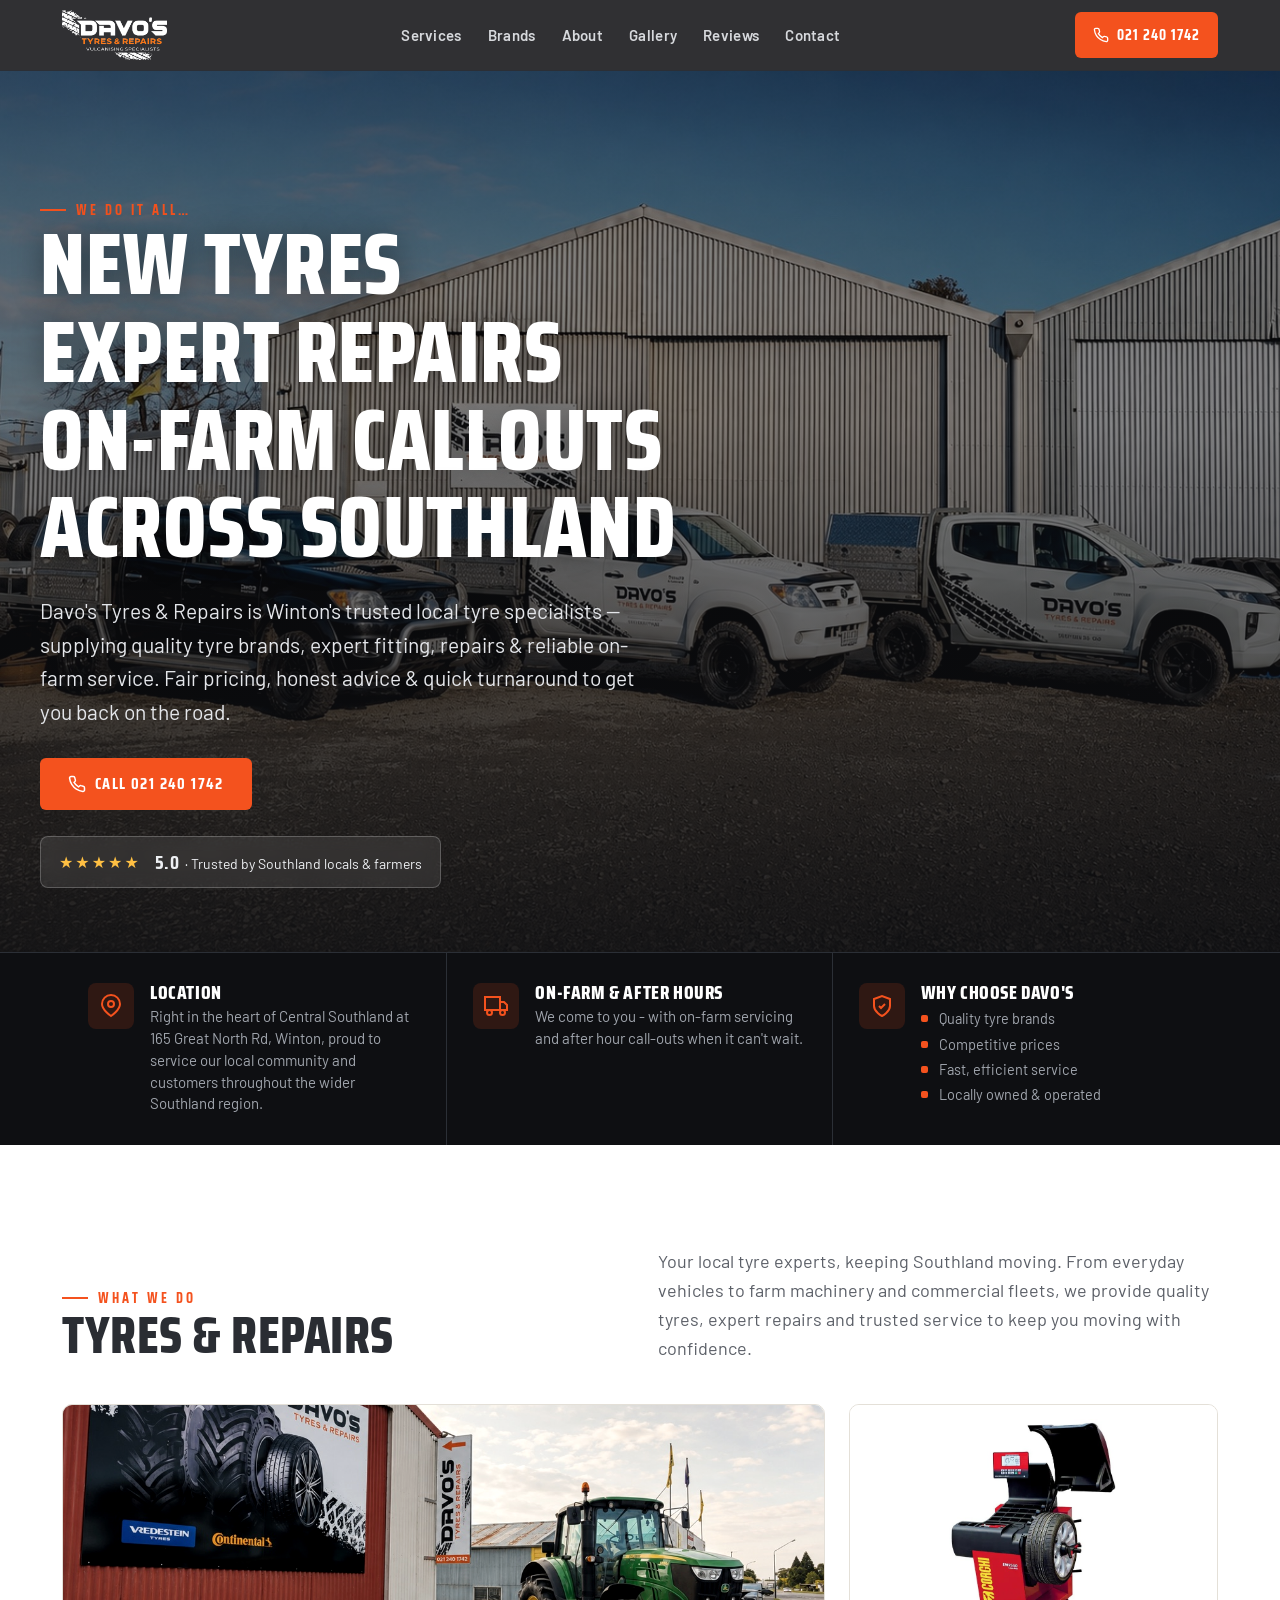
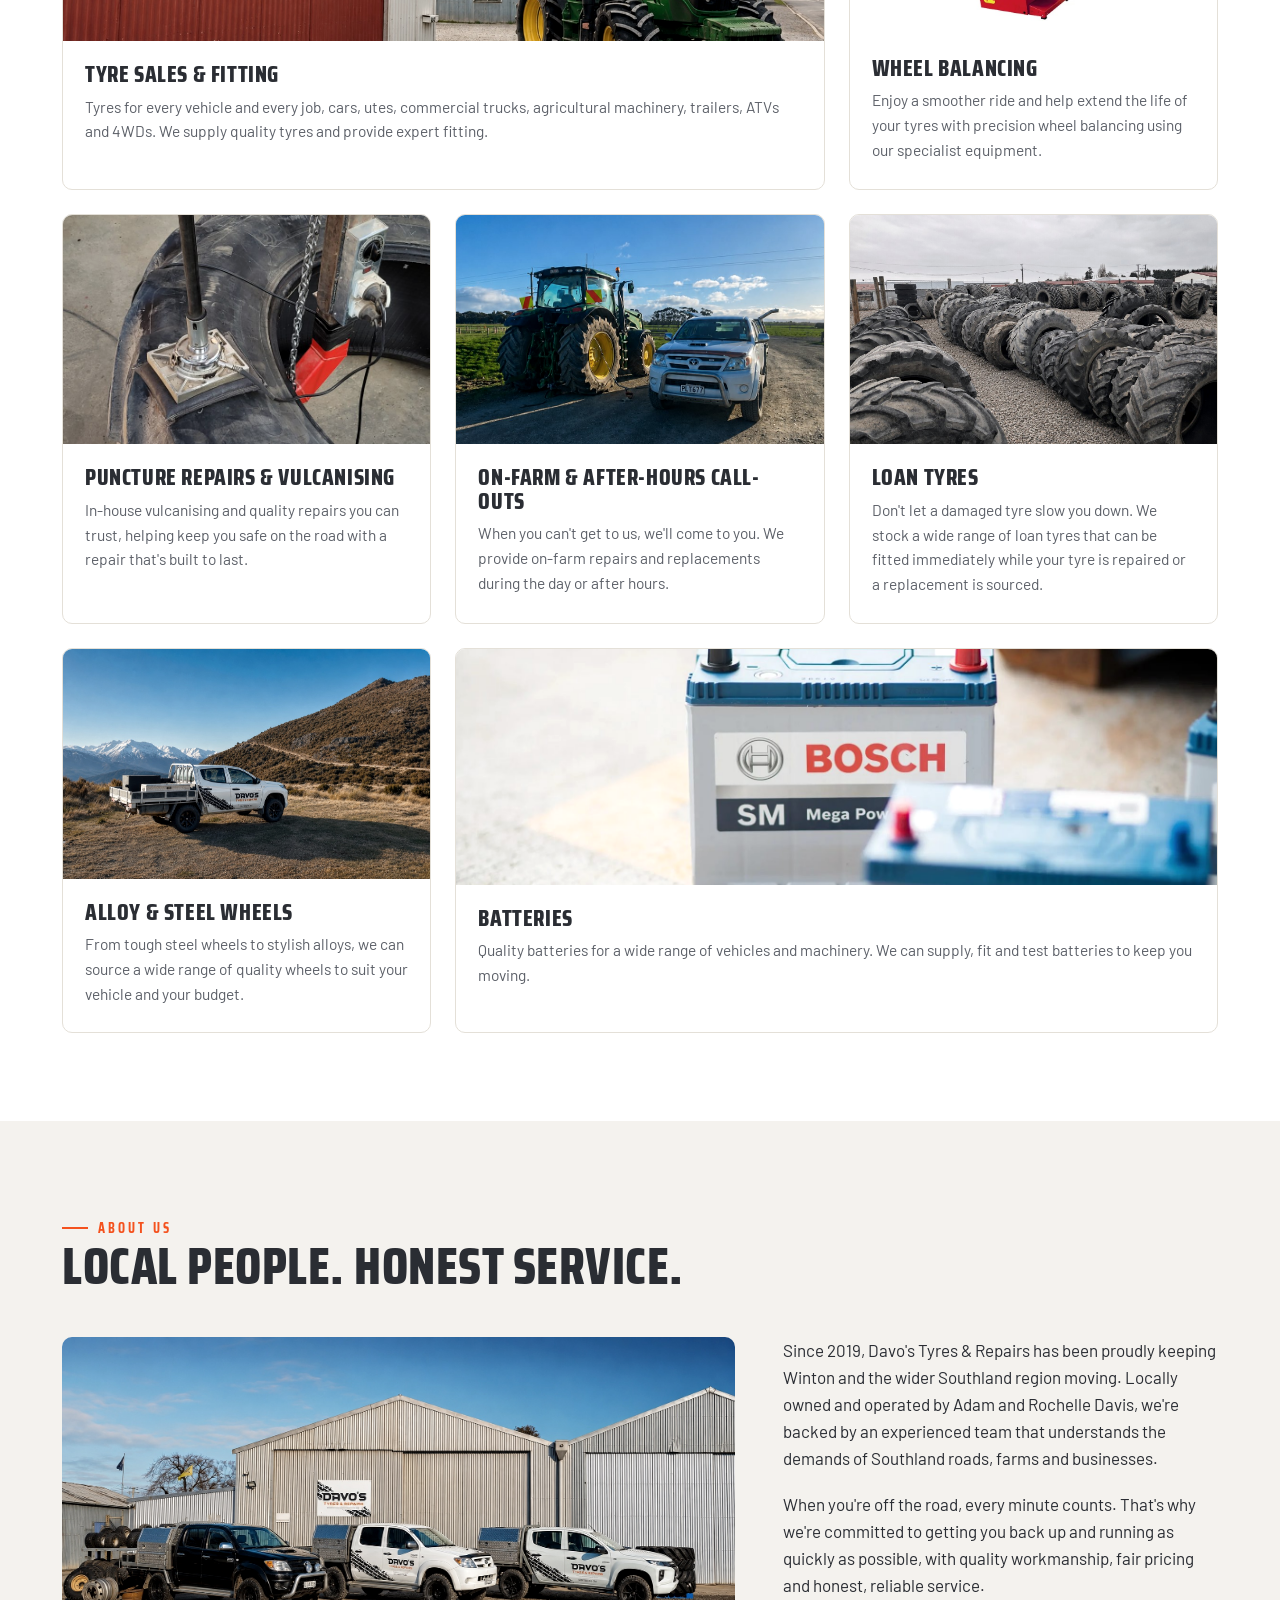
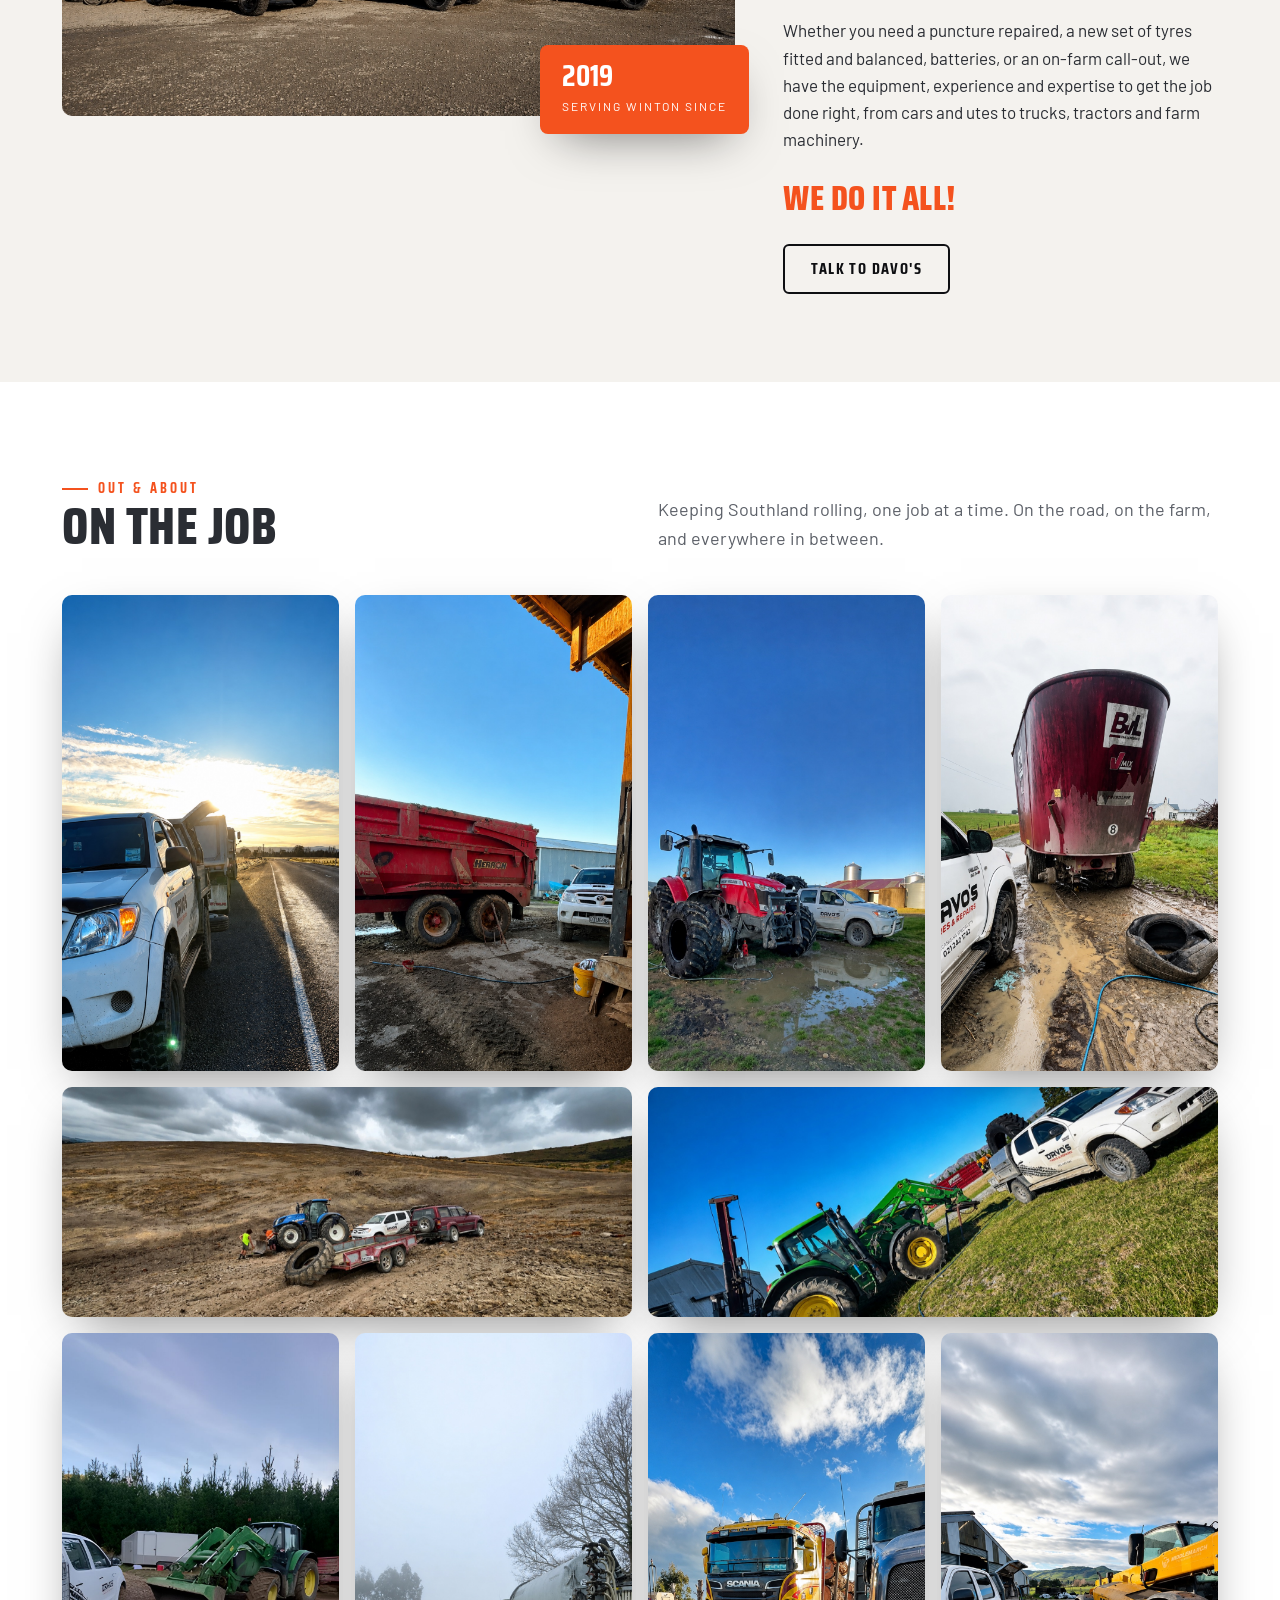
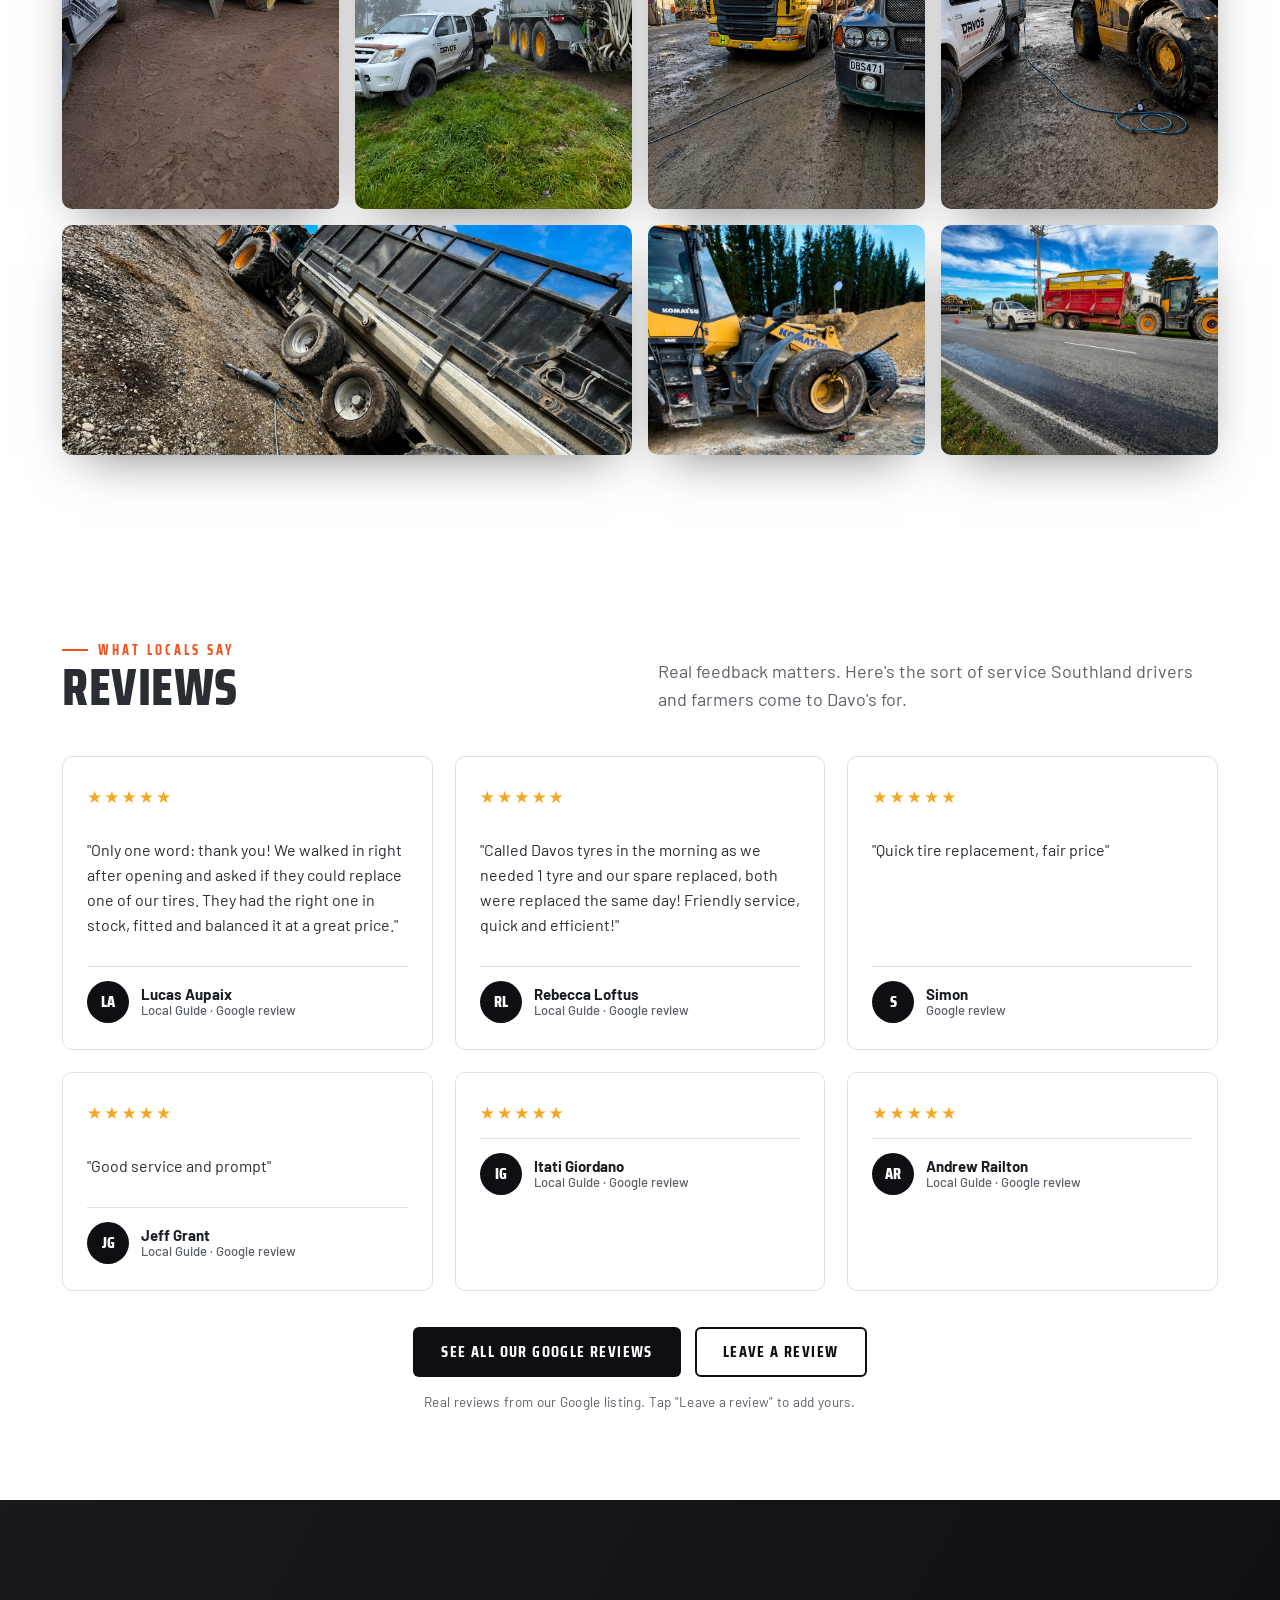
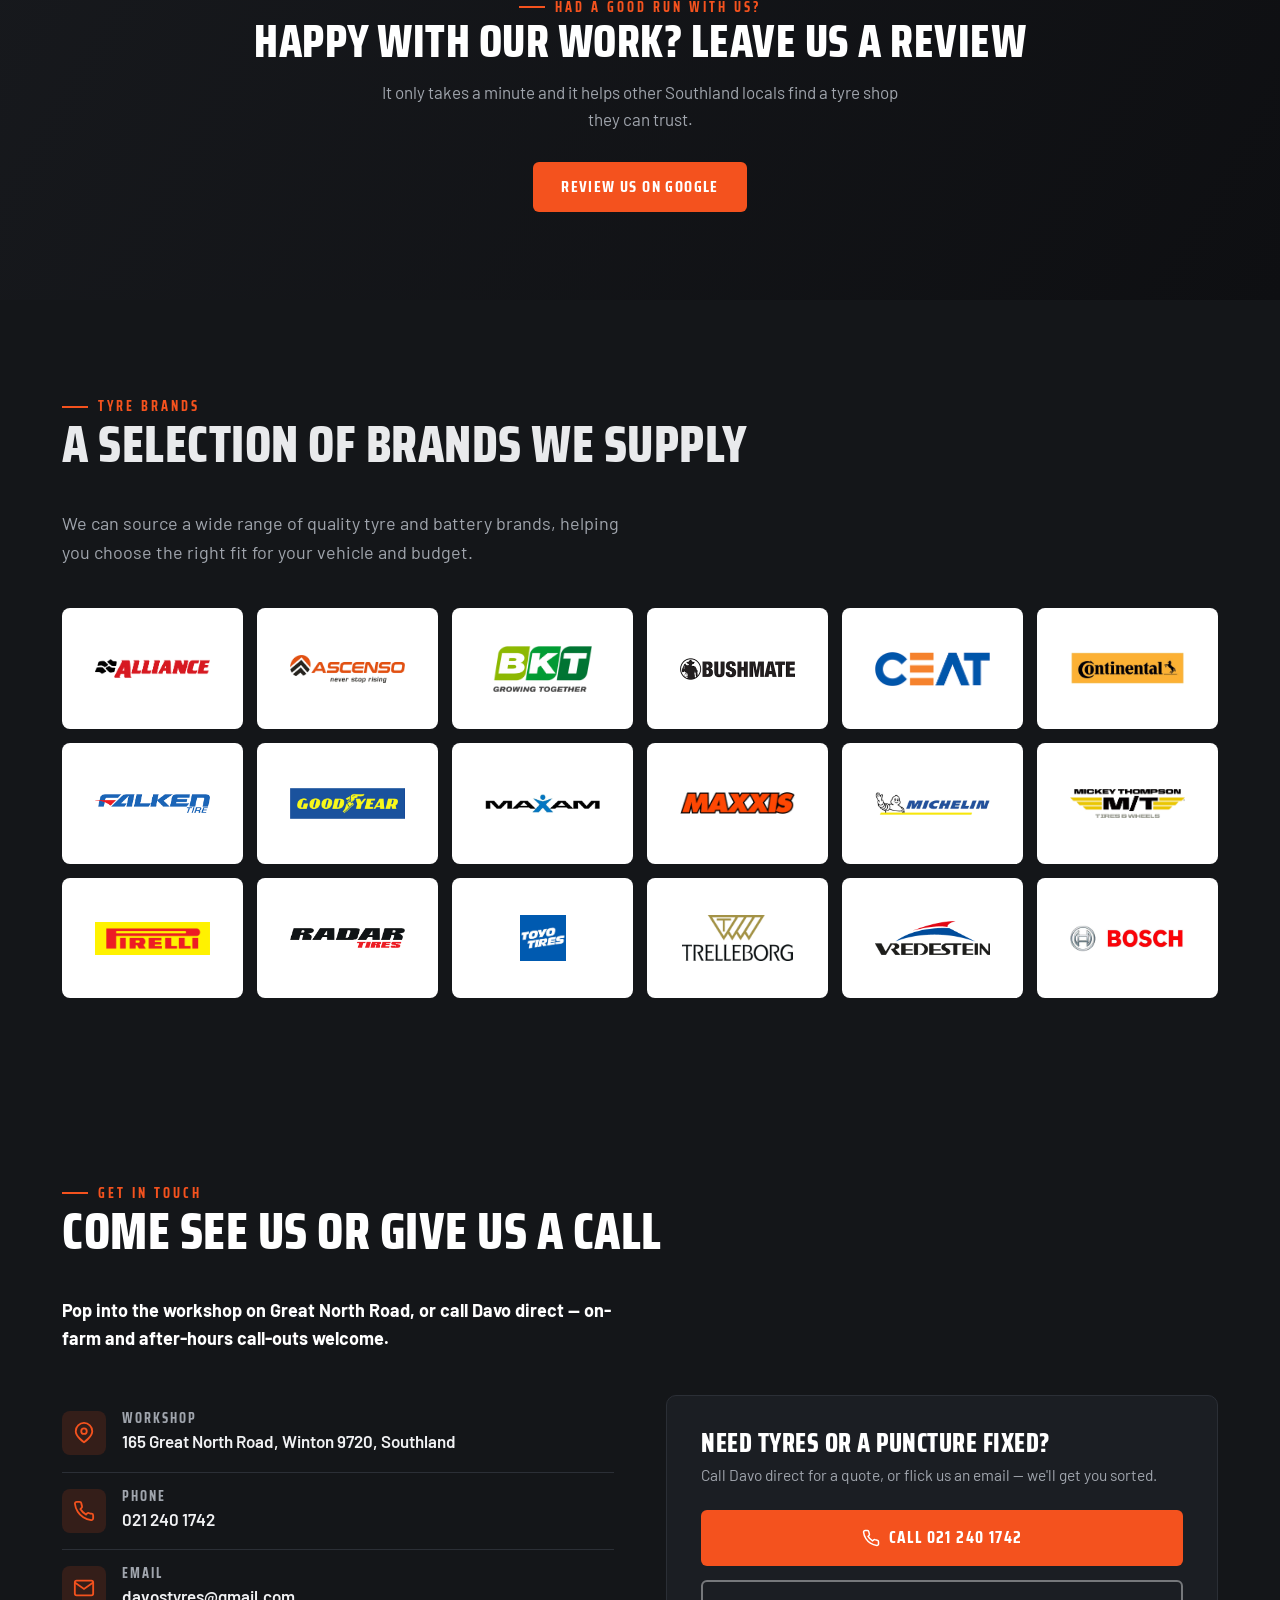
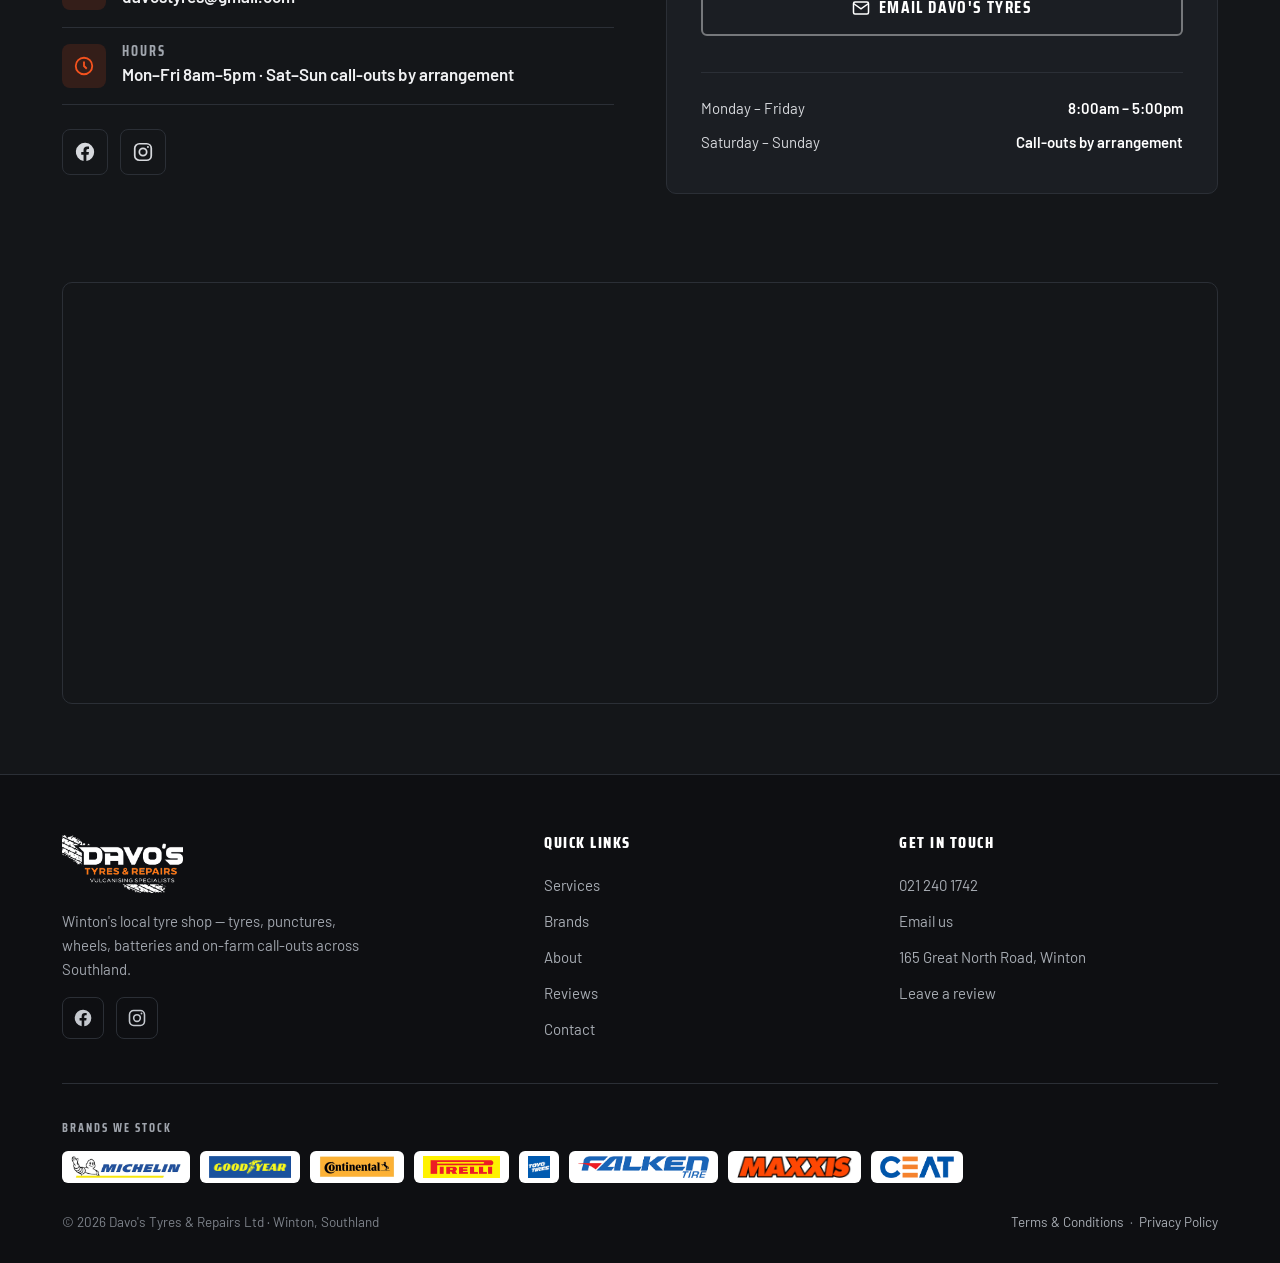
<file: index.html>
<!DOCTYPE html>
<html lang="en-NZ">
<head>
<meta charset="UTF-8">
<meta name="viewport" content="width=device-width, initial-scale=1">
<title>Davo's Tyres &amp; Repairs Ltd | Tyres &amp; Repairs, Winton</title>
<meta name="description" content="Davo's Tyres &amp; Repairs — Winton's local tyre shop. Tyre sales &amp; fitting, wheel balancing, puncture repairs, in-house vulcanising and on-farm call-outs across Southland. Call 021 240 1742.">
<meta property="og:title" content="Davo's Tyres &amp; Repairs Ltd | Winton">
<meta property="og:description" content="Tyres fitted, punctures fixed properly and on-farm call-outs across Southland. Winton's local tyre shop.">
<meta property="og:type" content="website">
<meta property="og:image" content="img/hero-1.jpg">
<link rel="icon" href="data:image/svg+xml,%3Csvg xmlns='http://www.w3.org/2000/svg' viewBox='0 0 100 100'%3E%3Crect width='100' height='100' rx='18' fill='%23f4521e'/%3E%3Ccircle cx='50' cy='50' r='30' fill='none' stroke='white' stroke-width='9'/%3E%3Ccircle cx='50' cy='50' r='9' fill='white'/%3E%3C/svg%3E">
<link rel="preconnect" href="https://fonts.googleapis.com">
<link rel="preconnect" href="https://fonts.gstatic.com" crossorigin>
<link href="https://fonts.googleapis.com/css2?family=Saira+Condensed:wght@600;700;800&family=Barlow:wght@400;500;600;700&display=swap" rel="stylesheet">
<link rel="stylesheet" href="styles.css">
</head>
<body>

<!-- INTRO OVERLAY -->
<div id="intro">
  <div class="intro-logo">
    <img class="intro-logo-img" src="img/logo-colour.png" alt="Davo's Tyres &amp; Repairs">
    <div class="intro-bar"><i></i></div>
  </div>
</div>

<!-- NAV -->
<header class="nav">
  <div class="wrap nav-inner">
    <a class="brand" href="index.html" aria-label="Davo's Tyres &amp; Repairs home">
      <img class="brand-logo" src="img/logo-colour.png" alt="Davo's Tyres &amp; Repairs">
    </a>
    <nav class="nav-links" id="navlinks">
      <a href="#services">Services</a>
      <a href="#brands">Brands</a>
      <a href="#about">About</a>
      <a href="#gallery">Gallery</a>
      <a href="#reviews">Reviews</a>
      <a href="#contact">Contact</a>
    </nav>
    <div class="nav-cta">
      <a class="nav-call" href="tel:0212401742"><svg viewBox="0 0 24 24" fill="none" stroke="currentColor" stroke-width="2"><path d="M22 16.9v3a2 2 0 0 1-2.2 2 19.8 19.8 0 0 1-8.6-3.1 19.5 19.5 0 0 1-6-6 19.8 19.8 0 0 1-3.1-8.7A2 2 0 0 1 4.1 2h3a2 2 0 0 1 2 1.7c.1 1 .4 1.9.7 2.8a2 2 0 0 1-.5 2.1L8.1 9.9a16 16 0 0 0 6 6l1.3-1.3a2 2 0 0 1 2.1-.4c.9.3 1.8.6 2.8.7a2 2 0 0 1 1.7 2Z"/></svg><span>021 240 1742</span></a>
      <button class="hamburger" aria-label="Menu" onclick="document.getElementById('navlinks').classList.toggle('open')">
        <svg viewBox="0 0 24 24" fill="none" stroke="currentColor" stroke-width="2"><path d="M3 6h18M3 12h18M3 18h18"/></svg>
      </button>
    </div>
  </div>
</header>

<!-- HERO -->
<section class="hero">
  <div class="hero-slides">
    <div class="hero-slide land active" style="background-image:url('img/hl-1.jpg')"></div>
    <div class="hero-slide land" style="background-image:url('img/hl-2.jpg')"></div>
    <div class="hero-slide land" style="background-image:url('img/hl-3.jpg')"></div>
    <div class="hero-slide land" style="background-image:url('img/hl-4.jpg')"></div>
    <div class="hero-slide port" style="background-image:url('img/hp-1.jpg')"></div>
    <div class="hero-slide port" style="background-image:url('img/hp-2.jpg')"></div>
  </div>
  <div class="hero-scrim"></div>
  <div class="wrap hero-inner">
    <span class="eyebrow">We do it all…</span>
    <h1>New tyres<br>Expert repairs<br>On-farm callouts<br>Across Southland</h1>
    <p class="sub">Davo's Tyres &amp; Repairs is Winton's trusted local tyre specialists — supplying quality tyre brands, expert fitting, repairs &amp; reliable on-farm service. Fair pricing, honest advice &amp; quick turnaround to get you back on the road.</p>
    <div class="hero-ctas">
      <a class="btn btn-primary" href="tel:0212401742">
        <svg viewBox="0 0 24 24" fill="none" stroke="currentColor" stroke-width="2"><path d="M22 16.9v3a2 2 0 0 1-2.2 2 19.8 19.8 0 0 1-8.6-3.1 19.5 19.5 0 0 1-6-6 19.8 19.8 0 0 1-3.1-8.7A2 2 0 0 1 4.1 2h3a2 2 0 0 1 2 1.7c.1 1 .4 1.9.7 2.8a2 2 0 0 1-.5 2.1L8.1 9.9a16 16 0 0 0 6 6l1.3-1.3a2 2 0 0 1 2.1-.4c.9.3 1.8.6 2.8.7a2 2 0 0 1 1.7 2Z"/></svg>
        Call 021 240 1742
      </a>
    </div>
    <div class="hero-badge">
      <span class="stars">★★★★★</span>
      <span class="txt"><b>5.0</b> &nbsp;· Trusted by Southland locals &amp; farmers</span>
    </div>
  </div>
</section>

<!-- TRUST STRIP -->
<section class="trust">
  <div class="wrap">
    <div class="trust-grid">
      <div class="trust-item">
        <span class="ico"><svg viewBox="0 0 24 24" fill="none" stroke="currentColor" stroke-width="2"><path d="M21 10c0 6-9 12-9 12s-9-6-9-12a9 9 0 0 1 18 0Z"/><circle cx="12" cy="10" r="3"/></svg></span>
        <div><h4>Location</h4><p>Right in the heart of Central Southland at 165 Great North Rd, Winton, proud to service our local community and customers throughout the wider Southland region.</p></div>
      </div>
      <div class="trust-item">
        <span class="ico"><svg viewBox="0 0 24 24" fill="none" stroke="currentColor" stroke-width="2"><path d="M1 3h15v13H1zM16 8h4l3 3v5h-7z"/><circle cx="5.5" cy="18.5" r="2.5"/><circle cx="18.5" cy="18.5" r="2.5"/></svg></span>
        <div><h4>On-Farm &amp; After Hours</h4><p>We come to you - with on-farm servicing and after hour call-outs when it can't wait.</p></div>
      </div>
      <div class="trust-item">
        <span class="ico"><svg viewBox="0 0 24 24" fill="none" stroke="currentColor" stroke-width="2"><path d="M12 22s8-4 8-10V5l-8-3-8 3v7c0 6 8 10 8 10Z"/><path d="M9 12l2 2 4-4"/></svg></span>
        <div><h4>Why choose Davo's</h4>
          <ul class="trust-list">
            <li>Quality tyre brands</li>
            <li>Competitive prices</li>
            <li>Fast, efficient service</li>
            <li>Locally owned &amp; operated</li>
          </ul>
        </div>
      </div>
    </div>
  </div>
</section>

<!-- SERVICES -->
<section class="section" id="services">
  <div class="wrap">
    <div class="head-row reveal">
      <div>
        <span class="eyebrow">What we do</span>
        <h2>Tyres &amp; repairs</h2>
      </div>
      <p class="lead">Your local tyre experts, keeping Southland moving. From everyday vehicles to farm machinery and commercial fleets, we provide quality tyres, expert repairs and trusted service to keep you moving with confidence.</p>
    </div>
    <div class="svc-grid">
      <article class="svc-card w2 reveal">
        <div class="svc-media"><img src="img/svc-tyres.jpg" alt="Stack of new car tyres ready to fit" loading="lazy" width="800" height="500"></div>
        <div class="svc-body"><h3>Tyre Sales &amp; Fitting</h3><p>Tyres for every vehicle and every job, cars, utes, commercial trucks, agricultural machinery, trailers, ATVs and 4WDs. We supply quality tyres and provide expert fitting.</p></div>
      </article>
      <article class="svc-card reveal">
        <div class="svc-media product"><img src="img/wheel-balancing.jpg" alt="Corghi wheel balancing machine" loading="lazy" width="800" height="500"></div>
        <div class="svc-body"><h3>Wheel Balancing</h3><p>Enjoy a smoother ride and help extend the life of your tyres with precision wheel balancing using our specialist equipment.</p></div>
      </article>
      <article class="svc-card reveal">
        <div class="svc-media"><img src="img/vulcanising.jpg" alt="Large tractor tyre being vulcanised in the workshop" loading="lazy" width="800" height="500"></div>
        <div class="svc-body"><h3>Puncture Repairs &amp; Vulcanising</h3><p>In-house vulcanising and quality repairs you can trust, helping keep you safe on the road with a repair that's built to last.</p></div>
      </article>
      <article class="svc-card reveal">
        <div class="svc-media"><img src="img/onfarm.jpg" alt="Tractor working in a Southland paddock" loading="lazy" width="800" height="500"></div>
        <div class="svc-body"><h3>On-Farm &amp; After-Hours Call-Outs</h3><p>When you can't get to us, we'll come to you. We provide on-farm repairs and replacements during the day or after hours.</p></div>
      </article>
      <article class="svc-card reveal">
        <div class="svc-media"><img src="img/loan-tyres.jpg" alt="Loan tyres available while your tyre is repaired" loading="lazy" width="800" height="500"></div>
        <div class="svc-body"><h3>Loan Tyres</h3><p>Don't let a damaged tyre slow you down. We stock a wide range of loan tyres that can be fitted immediately while your tyre is repaired or a replacement is sourced.</p></div>
      </article>
      <article class="svc-card reveal">
        <div class="svc-media"><img src="img/svc-wheels.jpg" alt="Alloy wheel close up" loading="lazy" width="800" height="500"></div>
        <div class="svc-body"><h3>Alloy &amp; Steel Wheels</h3><p>From tough steel wheels to stylish alloys, we can source a wide range of quality wheels to suit your vehicle and your budget.</p></div>
      </article>
      <article class="svc-card w2 reveal">
        <div class="svc-media"><img src="img/batteries.jpg" alt="Bosch batteries for cars, utes and machinery" loading="lazy" width="800" height="500"></div>
        <div class="svc-body"><h3>Batteries</h3><p>Quality batteries for a wide range of vehicles and machinery. We can supply, fit and test batteries to keep you moving.</p></div>
      </article>
    </div>
  </div>
</section>

<!-- ABOUT -->
<section class="section band-bone about" id="about">
  <div class="wrap">
    <div class="about-head reveal">
      <span class="eyebrow">About us</span>
      <h2>Local people. Honest service.</h2>
    </div>
    <div class="about-grid">
      <div class="about-media reveal">
        <img src="img/about-us.jpg" alt="The three Davo's Tyres &amp; Repairs fleet utes lined up in front of the workshop" loading="lazy" width="1672" height="941">
        <div class="about-tag"><b>2019</b><span>Serving Winton since</span></div>
      </div>
      <div class="reveal">
        <p>Since 2019, Davo's Tyres &amp; Repairs has been proudly keeping Winton and the wider Southland region moving. Locally owned and operated by Adam and Rochelle Davis, we're backed by an experienced team that understands the demands of Southland roads, farms and businesses.</p>
        <p>When you're off the road, every minute counts. That's why we're committed to getting you back up and running as quickly as possible, with quality workmanship, fair pricing and honest, reliable service.</p>
        <p>Whether you need a puncture repaired, a new set of tyres fitted and balanced, batteries, or an on-farm call-out, we have the equipment, experience and expertise to get the job done right, from cars and utes to trucks, tractors and farm machinery.</p>
        <p class="do-it-all">We do it all!</p>
        <a class="btn btn-outline" href="#contact">Talk to Davo's</a>
      </div>
    </div>
  </div>
</section>

<!-- GALLERY -->
<section class="section" id="gallery">
  <div class="wrap">
    <div class="head-row reveal">
      <div>
        <span class="eyebrow">Out &amp; about</span>
        <h2>On the Job</h2>
      </div>
      <p class="lead">Keeping Southland rolling, one job at a time. On the road, on the farm, and everywhere in between.</p>
    </div>
    <div class="gallery reveal">
      <figure class="tall"><img loading="lazy" src="img/gallery/u-02.jpg" alt="Tyre and repair work out on site"></figure>
      <figure class="tall"><img loading="lazy" src="img/gallery/u-04.jpg" alt="Davo's servicing machinery in the field"></figure>
      <figure class="tall"><img loading="lazy" src="img/gallery/u-05.jpg" alt="On-site tyre work across Southland"></figure>
      <figure class="wide"><img loading="lazy" src="img/gallery/u-03.jpg" alt="Tractor tyre swap on a hill block, with the Davo's ute and trailer on site"></figure>
      <figure class="wide"><img loading="lazy" src="img/gallery/u-06.jpg" alt="The Davo's ute beside a John Deere tractor on an on-farm call-out"></figure>
      <figure class="tall"><img loading="lazy" src="img/gallery/u-07.jpg" alt="Heavy machinery tyre work by Davo's"></figure>
      <figure class="tall"><img loading="lazy" src="img/gallery/u-14.jpg" alt="Davo's ute alongside a John Deere loader tractor on a wet paddock call-out"></figure>
      <figure class="tall"><img loading="lazy" src="img/gallery/u-11.jpg" alt="Davo's repairing tyres on the road"></figure>
      <figure class="tall"><img loading="lazy" src="img/gallery/u-12.jpg" alt="Tyre call-out work in the field"></figure>
      <figure class="tall"><img loading="lazy" src="img/gallery/u-13.jpg" alt="Davo's Tyres &amp; Repairs keeping Southland moving"></figure>
      <figure class="wide"><img loading="lazy" src="img/gallery/u-08.jpg" alt="Silage trailer up on the jack for tyre repairs"></figure>
      <figure><img loading="lazy" src="img/gallery/u-09.jpg" alt="Komatsu loader tyre change in the forest yard"></figure>
      <figure><img loading="lazy" src="img/gallery/u-10.jpg" alt="Davo's ute, Herron trailer and JCB tractor at the roadside"></figure>
    </div>
  </div>
</section>

<!-- REVIEWS -->
<section class="section" id="reviews">
  <div class="wrap">
    <div class="head-row reveal">
      <div>
        <span class="eyebrow">What locals say</span>
        <h2>Reviews</h2>
      </div>
      <p class="lead">Real feedback matters. Here's the sort of service Southland drivers and farmers come to Davo's for.</p>
    </div>
    <div class="rev-grid">
      <article class="rev-card reveal">
        <div class="rev-stars">★★★★★</div>
        <p class="rev-text">"Only one word: thank you! We walked in right after opening and asked if they could replace one of our tires. They had the right one in stock, fitted and balanced it at a great price."</p>
        <div class="rev-meta"><div class="rev-ava">LA</div><div class="rev-name">Lucas Aupaix<span>Local Guide · Google review</span></div></div>
      </article>
      <article class="rev-card reveal">
        <div class="rev-stars">★★★★★</div>
        <p class="rev-text">"Called Davos tyres in the morning as we needed 1 tyre and our spare replaced, both were replaced the same day! Friendly service, quick and efficient!"</p>
        <div class="rev-meta"><div class="rev-ava">RL</div><div class="rev-name">Rebecca Loftus<span>Local Guide · Google review</span></div></div>
      </article>
      <article class="rev-card reveal">
        <div class="rev-stars">★★★★★</div>
        <p class="rev-text">"Quick tire replacement, fair price"</p>
        <div class="rev-meta"><div class="rev-ava">S</div><div class="rev-name">Simon<span>Google review</span></div></div>
      </article>
      <article class="rev-card reveal">
        <div class="rev-stars">★★★★★</div>
        <p class="rev-text">"Good service and prompt"</p>
        <div class="rev-meta"><div class="rev-ava">JG</div><div class="rev-name">Jeff Grant<span>Local Guide · Google review</span></div></div>
      </article>
      <article class="rev-card reveal">
        <div class="rev-stars">★★★★★</div>
        <div class="rev-meta"><div class="rev-ava">IG</div><div class="rev-name">Itati Giordano<span>Local Guide · Google review</span></div></div>
      </article>
      <article class="rev-card reveal">
        <div class="rev-stars">★★★★★</div>
        <div class="rev-meta"><div class="rev-ava">AR</div><div class="rev-name">Andrew Railton<span>Local Guide · Google review</span></div></div>
      </article>
    </div>
    <div class="rev-actions">
      <a class="btn btn-dark" href="https://www.google.com/search?q=davos-tyres-repairs&amp;rlz=1C5CHFA_enNZ1045NZ1045&amp;oq=davos-tyres-repairs&amp;gs_lcrp=EgZjaHJvbWUyBggAEEUYOTIICAEQABgIGB4yBggCEEUYPDIGCAMQRRg80gEHMjYwajBqN6gCALACAA&amp;sourceid=chrome&amp;source=chrome.ob&amp;ie=UTF-8#lrd=0xa9d31fc10c22d3cd:0xcad897678bfd81a3,3,,,," target="_blank" rel="noopener">See all our Google reviews</a>
      <a class="btn btn-outline" href="https://www.google.com/search?q=davos-tyres-repairs&amp;rlz=1C5CHFA_enNZ1045NZ1045&amp;oq=davos-tyres-repairs&amp;gs_lcrp=EgZjaHJvbWUyBggAEEUYOTIICAEQABgIGB4yBggCEEUYPDIGCAMQRRg80gEHMjYwajBqN6gCALACAA&amp;sourceid=chrome&amp;source=chrome.ob&amp;ie=UTF-8#lrd=0xa9d31fc10c22d3cd:0xcad897678bfd81a3,3,,,," target="_blank" rel="noopener">Leave a review</a>
    </div>
    <p class="rev-note">Real reviews from our Google listing. Tap "Leave a review" to add yours.</p>
  </div>
</section>

<!-- REVIEW BANNER -->
<section class="section rev-banner">
  <div class="wrap">
    <div class="reveal">
      <span class="eyebrow" style="justify-content:center">Had a good run with us?</span>
      <h2>Happy with our work? Leave us a review</h2>
      <p>It only takes a minute and it helps other Southland locals find a tyre shop they can trust.</p>
      <a class="btn btn-primary" href="https://www.google.com/search?q=davos-tyres-repairs&amp;rlz=1C5CHFA_enNZ1045NZ1045&amp;oq=davos-tyres-repairs&amp;gs_lcrp=EgZjaHJvbWUyBggAEEUYOTIICAEQABgIGB4yBggCEEUYPDIGCAMQRRg80gEHMjYwajBqN6gCALACAA&amp;sourceid=chrome&amp;source=chrome.ob&amp;ie=UTF-8#lrd=0xa9d31fc10c22d3cd:0xcad897678bfd81a3,3,,,," target="_blank" rel="noopener">Review us on Google</a>
    </div>
  </div>
</section>

<!-- BRANDS -->
<section class="section band-dark brands" id="brands">
  <div class="wrap">
    <div class="head-row reveal">
      <div>
        <span class="eyebrow">Tyre brands</span>
        <h2>A Selection of Brands We Supply</h2>
      </div>
      <p class="lead">We can source a wide range of quality tyre and battery brands, helping you choose the right fit for your vehicle and budget.</p>
    </div>
    <div class="brand-grid reveal">
      <div class="brand-tile"><img src="img/brands/alliance.png" alt="Alliance tyres" loading="lazy"></div>
      <div class="brand-tile"><img src="img/brands/ascenso.png" alt="Ascenso tyres" loading="lazy"></div>
      <div class="brand-tile"><img src="img/brands/bkt.png" alt="BKT tyres" loading="lazy"></div>
      <div class="brand-tile"><img src="img/brands/bushmate.png" alt="Bushmate tyres" loading="lazy"></div>
      <div class="brand-tile"><img src="img/brands/ceat.png" alt="CEAT tyres" loading="lazy"></div>
      <div class="brand-tile"><img src="img/brands/continental.png" alt="Continental tyres" loading="lazy"></div>
      <div class="brand-tile"><img src="img/brands/falken.png" alt="Falken tyres" loading="lazy"></div>
      <div class="brand-tile"><img src="img/brands/goodyear.png" alt="Goodyear tyres" loading="lazy"></div>
      <div class="brand-tile"><img src="img/brands/maxam.png" alt="Maxam tyres" loading="lazy"></div>
      <div class="brand-tile"><img src="img/brands/maxxis.png" alt="Maxxis tyres" loading="lazy"></div>
      <div class="brand-tile"><img src="img/brands/michelin.png" alt="Michelin tyres" loading="lazy"></div>
      <div class="brand-tile"><img src="img/brands/mickey-thompson.png" alt="Mickey Thompson tyres" loading="lazy"></div>
      <div class="brand-tile"><img src="img/brands/pirelli.png" alt="Pirelli tyres" loading="lazy"></div>
      <div class="brand-tile"><img src="img/brands/radar-tires.png" alt="Radar tyres" loading="lazy"></div>
      <div class="brand-tile"><img src="img/brands/toyo-tires.png" alt="Toyo Tires" loading="lazy"></div>
      <div class="brand-tile"><img src="img/brands/trelleborg.png" alt="Trelleborg tyres" loading="lazy"></div>
      <div class="brand-tile"><img src="img/brands/vredestein.png" alt="Vredestein tyres" loading="lazy"></div>
      <div class="brand-tile"><img src="img/brands/bosch.png" alt="Bosch batteries" loading="lazy"></div>
    </div>
  </div>
</section>

<!-- CONTACT -->
<section class="section contact" id="contact">
  <div class="wrap">
    <div class="head-row reveal">
      <div>
        <span class="eyebrow">Get in touch</span>
        <h2>Come see us or give us a call</h2>
      </div>
      <p class="lead" style="color:#fff;font-weight:700">Pop into the workshop on Great North Road, or call Davo direct — on-farm and after-hours call-outs welcome.</p>
    </div>
    <div class="contact-grid">
      <div class="reveal">
        <div class="info-row">
          <span class="ico"><svg viewBox="0 0 24 24" fill="none" stroke="currentColor" stroke-width="2"><path d="M21 10c0 6-9 12-9 12s-9-6-9-12a9 9 0 0 1 18 0Z"/><circle cx="12" cy="10" r="3"/></svg></span>
          <div><h4>Workshop</h4><p>165 Great North Road, Winton 9720, Southland</p></div>
        </div>
        <div class="info-row">
          <span class="ico"><svg viewBox="0 0 24 24" fill="none" stroke="currentColor" stroke-width="2"><path d="M22 16.9v3a2 2 0 0 1-2.2 2 19.8 19.8 0 0 1-8.6-3.1 19.5 19.5 0 0 1-6-6 19.8 19.8 0 0 1-3.1-8.7A2 2 0 0 1 4.1 2h3a2 2 0 0 1 2 1.7c.1 1 .4 1.9.7 2.8a2 2 0 0 1-.5 2.1L8.1 9.9a16 16 0 0 0 6 6l1.3-1.3a2 2 0 0 1 2.1-.4c.9.3 1.8.6 2.8.7a2 2 0 0 1 1.7 2Z"/></svg></span>
          <div><h4>Phone</h4><a href="tel:0212401742">021 240 1742</a></div>
        </div>
        <div class="info-row">
          <span class="ico"><svg viewBox="0 0 24 24" fill="none" stroke="currentColor" stroke-width="2"><rect x="2" y="4" width="20" height="16" rx="2"/><path d="m22 6-10 7L2 6"/></svg></span>
          <div><h4>Email</h4><a href="#" data-gmail data-user="davostyres" data-domain="gmail.com" data-su="Tyre%20enquiry%20from%20your%20website" data-body="Hi%20Davo%2C%0A%0AI%27d%20like%20a%20hand%20with%3A%0A%0A">davostyres@gmail.com</a></div>
        </div>
        <div class="info-row">
          <span class="ico"><svg viewBox="0 0 24 24" fill="none" stroke="currentColor" stroke-width="2"><circle cx="12" cy="12" r="9"/><path d="M12 7v5l3 3"/></svg></span>
          <div><h4>Hours</h4><p>Mon–Fri 8am–5pm · Sat–Sun call-outs by arrangement</p></div>
        </div>
        <div class="socials">
          <a href="https://www.facebook.com/davostyres/" target="_blank" rel="noopener" aria-label="Facebook"><svg viewBox="0 0 24 24" fill="currentColor"><path d="M22 12a10 10 0 1 0-11.6 9.9v-7H7.9V12h2.5V9.8c0-2.5 1.5-3.9 3.8-3.9 1.1 0 2.2.2 2.2.2v2.5h-1.3c-1.2 0-1.6.8-1.6 1.6V12h2.8l-.4 2.9h-2.4v7A10 10 0 0 0 22 12Z"/></svg></a><a href="https://www.instagram.com/davos_tyres/" target="_blank" rel="noopener" aria-label="Instagram"><svg viewBox="0 0 24 24" fill="none" stroke="currentColor" stroke-width="1.9"><rect x="3" y="3" width="18" height="18" rx="5"/><circle cx="12" cy="12" r="4"/><circle cx="17.4" cy="6.6" r="1.1" fill="currentColor" stroke="none"/></svg></a>
        </div>
      </div>
      <div class="contact-cta reveal">
        <h3>Need tyres or a puncture fixed?</h3>
        <p>Call Davo direct for a quote, or flick us an email — we'll get you sorted.</p>
        <a class="btn btn-primary" href="tel:0212401742">
          <svg viewBox="0 0 24 24" fill="none" stroke="currentColor" stroke-width="2"><path d="M22 16.9v3a2 2 0 0 1-2.2 2 19.8 19.8 0 0 1-8.6-3.1 19.5 19.5 0 0 1-6-6 19.8 19.8 0 0 1-3.1-8.7A2 2 0 0 1 4.1 2h3a2 2 0 0 1 2 1.7c.1 1 .4 1.9.7 2.8a2 2 0 0 1-.5 2.1L8.1 9.9a16 16 0 0 0 6 6l1.3-1.3a2 2 0 0 1 2.1-.4c.9.3 1.8.6 2.8.7a2 2 0 0 1 1.7 2Z"/></svg>
          Call 021 240 1742
        </a>
        <a class="btn btn-ghost" href="#" data-gmail data-user="davostyres" data-domain="gmail.com" data-su="Tyre%20enquiry%20from%20your%20website" data-body="Hi%20Davo%2C%0A%0AI%27d%20like%20a%20hand%20with%3A%0A%0A">
          <svg viewBox="0 0 24 24" fill="none" stroke="currentColor" stroke-width="2"><rect x="2" y="4" width="20" height="16" rx="2"/><path d="m22 6-10 7L2 6"/></svg>
          Email Davo's Tyres
        </a>
        <div class="hours-box">
          <div class="hr"><span>Monday – Friday</span><b>8:00am – 5:00pm</b></div>
          <div class="hr"><span>Saturday – Sunday</span><b>Call-outs by arrangement</b></div>
        </div>
      </div>
    </div>
  </div>
</section>

<!-- MAP -->
<section class="map-band">
  <div class="wrap" style="padding-bottom:70px">
    <div class="map-wrap reveal">
      <iframe title="Davo's Tyres &amp; Repairs, Winton location map" src="https://www.google.com/maps?q=Davos+Tyres+and+Repairs,+165+Great+North+Road,+Winton,+Southland&output=embed" loading="lazy" referrerpolicy="no-referrer-when-downgrade" allowfullscreen></iframe>
    </div>
  </div>
</section>

<!-- FOOTER -->
<footer class="footer">
  <div class="wrap">
    <div class="foot-grid">
      <div class="foot-brand">
        <a class="brand" href="index.html">
          <img class="brand-logo" src="img/logo-colour.png" alt="Davo's Tyres &amp; Repairs">
        </a>
        <p>Winton's local tyre shop — tyres, punctures, wheels, batteries and on-farm call-outs across Southland.</p>
        <div class="foot-socials">
          <a href="https://www.facebook.com/davostyres/" target="_blank" rel="noopener" aria-label="Facebook"><svg viewBox="0 0 24 24" fill="currentColor"><path d="M22 12a10 10 0 1 0-11.6 9.9v-7H7.9V12h2.5V9.8c0-2.5 1.5-3.9 3.8-3.9 1.1 0 2.2.2 2.2.2v2.5h-1.3c-1.2 0-1.6.8-1.6 1.6V12h2.8l-.4 2.9h-2.4v7A10 10 0 0 0 22 12Z"/></svg></a><a href="https://www.instagram.com/davos_tyres/" target="_blank" rel="noopener" aria-label="Instagram"><svg viewBox="0 0 24 24" fill="none" stroke="currentColor" stroke-width="1.9"><rect x="3" y="3" width="18" height="18" rx="5"/><circle cx="12" cy="12" r="4"/><circle cx="17.4" cy="6.6" r="1.1" fill="currentColor" stroke="none"/></svg></a>
        </div>
      </div>
      <div class="foot-col">
        <h4>Quick links</h4>
        <a href="#services">Services</a>
        <a href="#brands">Brands</a>
        <a href="#about">About</a>
        <a href="#reviews">Reviews</a>
        <a href="#contact">Contact</a>
      </div>
      <div class="foot-col">
        <h4>Get in touch</h4>
        <a href="tel:0212401742">021 240 1742</a>
        <a href="#" data-gmail data-user="davostyres" data-domain="gmail.com" data-su="Tyre%20enquiry%20from%20your%20website">Email us</a>
        <a href="#contact">165 Great North Road, Winton</a>
        <a href="https://www.google.com/search?q=davos-tyres-repairs&amp;rlz=1C5CHFA_enNZ1045NZ1045&amp;oq=davos-tyres-repairs&amp;gs_lcrp=EgZjaHJvbWUyBggAEEUYOTIICAEQABgIGB4yBggCEEUYPDIGCAMQRRg80gEHMjYwajBqN6gCALACAA&amp;sourceid=chrome&amp;source=chrome.ob&amp;ie=UTF-8#lrd=0xa9d31fc10c22d3cd:0xcad897678bfd81a3,3,,,," target="_blank" rel="noopener">Leave a review</a>
      </div>
    </div>
    <div class="foot-brands">
      <span class="foot-brands-label">Brands we stock</span>
      <div class="foot-brands-row">
        <img src="img/brands/michelin.png" alt="Michelin" loading="lazy">
        <img src="img/brands/goodyear.png" alt="Goodyear" loading="lazy">
        <img src="img/brands/continental.png" alt="Continental" loading="lazy">
        <img src="img/brands/pirelli.png" alt="Pirelli" loading="lazy">
        <img src="img/brands/toyo-tires.png" alt="Toyo Tires" loading="lazy">
        <img src="img/brands/falken.png" alt="Falken" loading="lazy">
        <img src="img/brands/maxxis.png" alt="Maxxis" loading="lazy">
        <img src="img/brands/ceat.png" alt="CEAT" loading="lazy">
      </div>
    </div>
    <div class="foot-bottom">
      <span>© 2026 Davo's Tyres &amp; Repairs Ltd · Winton, Southland</span>
      <span><a href="terms.html">Terms &amp; Conditions</a> &nbsp;·&nbsp; <a href="privacy.html">Privacy Policy</a></span>
    </div>
  </div>
</footer>

<script src="script.js"></script>
</body>
</html>
</file>
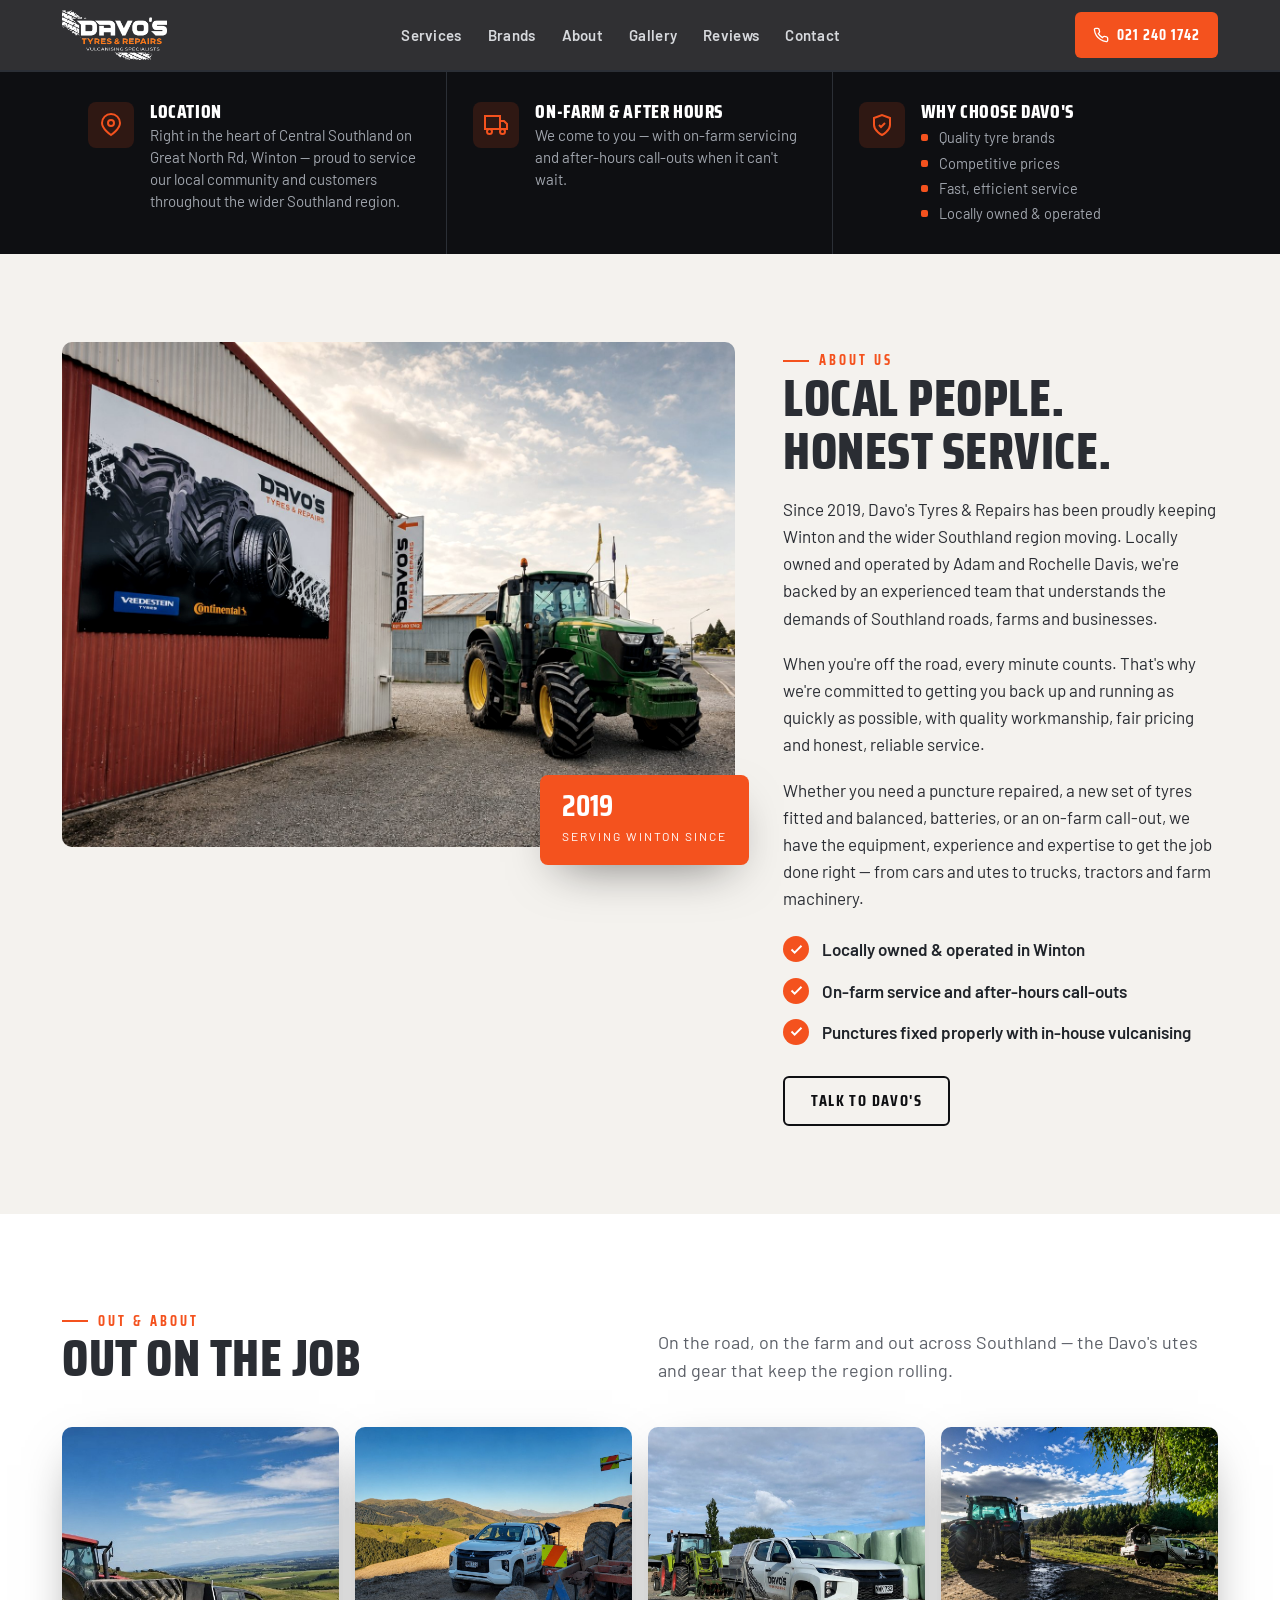
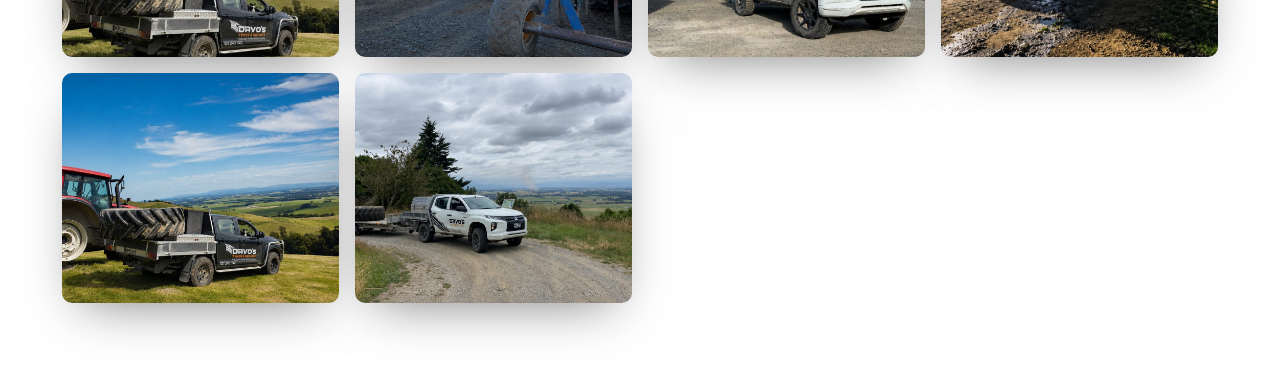
<file: _shot.html>
<!DOCTYPE html>
<html lang="en-NZ">
<head>
<meta charset="UTF-8">
<meta name="viewport" content="width=device-width, initial-scale=1">
<title>Davo's Tyres &amp; Repairs Ltd | Tyres &amp; Repairs, Winton</title>
<meta name="description" content="Davo's Tyres &amp; Repairs — Winton's local tyre shop. Tyre sales &amp; fitting, wheel balancing, puncture repairs, in-house vulcanising and on-farm call-outs across Southland. Call 021 240 1742.">
<meta property="og:title" content="Davo's Tyres &amp; Repairs Ltd | Winton">
<meta property="og:description" content="Tyres fitted, punctures fixed properly and on-farm call-outs across Southland. Winton's local tyre shop.">
<meta property="og:type" content="website">
<meta property="og:image" content="img/hero-1.jpg">
<link rel="icon" href="data:image/svg+xml,%3Csvg xmlns='http://www.w3.org/2000/svg' viewBox='0 0 100 100'%3E%3Crect width='100' height='100' rx='18' fill='%23f4521e'/%3E%3Ccircle cx='50' cy='50' r='30' fill='none' stroke='white' stroke-width='9'/%3E%3Ccircle cx='50' cy='50' r='9' fill='white'/%3E%3C/svg%3E">
<link rel="preconnect" href="https://fonts.googleapis.com">
<link rel="preconnect" href="https://fonts.gstatic.com" crossorigin>
<link href="https://fonts.googleapis.com/css2?family=Saira+Condensed:wght@600;700;800&family=Barlow:wght@400;500;600;700&display=swap" rel="stylesheet">
<link rel="stylesheet" href="styles.css">
<style>.reveal{opacity:1!important;transform:none!important}#intro{display:none!important}.nav{position:static!important}.hero{min-height:1px!important;display:none!important}#services,#brands,#reviews,.rev-banner,#contact,.map-band,.footer{display:none!important}</style></head>
<body>

<!-- NAV -->
<header class="nav">
  <div class="wrap nav-inner">
    <a class="brand" href="index.html" aria-label="Davo's Tyres &amp; Repairs home">
      <img class="brand-logo" src="img/logo-colour.png" alt="Davo's Tyres &amp; Repairs">
    </a>
    <nav class="nav-links" id="navlinks">
      <a href="#services">Services</a>
      <a href="#brands">Brands</a>
      <a href="#about">About</a>
      <a href="#gallery">Gallery</a>
      <a href="#reviews">Reviews</a>
      <a href="#contact">Contact</a>
    </nav>
    <div class="nav-cta">
      <a class="nav-call" href="tel:0212401742"><svg viewBox="0 0 24 24" fill="none" stroke="currentColor" stroke-width="2"><path d="M22 16.9v3a2 2 0 0 1-2.2 2 19.8 19.8 0 0 1-8.6-3.1 19.5 19.5 0 0 1-6-6 19.8 19.8 0 0 1-3.1-8.7A2 2 0 0 1 4.1 2h3a2 2 0 0 1 2 1.7c.1 1 .4 1.9.7 2.8a2 2 0 0 1-.5 2.1L8.1 9.9a16 16 0 0 0 6 6l1.3-1.3a2 2 0 0 1 2.1-.4c.9.3 1.8.6 2.8.7a2 2 0 0 1 1.7 2Z"/></svg><span>021 240 1742</span></a>
      <button class="hamburger" aria-label="Menu" onclick="document.getElementById('navlinks').classList.toggle('open')">
        <svg viewBox="0 0 24 24" fill="none" stroke="currentColor" stroke-width="2"><path d="M3 6h18M3 12h18M3 18h18"/></svg>
      </button>
    </div>
  </div>
</header>

<!-- HERO -->
<section class="hero">
  <div class="hero-slides">
    <div class="hero-slide active" style="background-image:url('img/about.jpg')"></div>
    <div class="hero-slide" style="background-image:url('img/hero-2.jpg')"></div>
    <div class="hero-slide" style="background-image:url('img/hero-3.jpg')"></div>
  </div>
  <div class="hero-scrim"></div>
  <div class="wrap hero-inner">
    <span class="eyebrow">We do it all…</span>
    <h1>New tyres, expert repairs &amp; on-farm call-outs across Southland</h1>
    <p class="sub">Davo's Tyres &amp; Repairs is Winton's trusted local tyre specialists — supplying quality tyre brands, expert fitting, repairs &amp; reliable on-farm service. Fair pricing, honest advice &amp; quick turnaround to get you back on the road.</p>
    <div class="hero-ctas">
      <a class="btn btn-primary" href="tel:0212401742">
        <svg viewBox="0 0 24 24" fill="none" stroke="currentColor" stroke-width="2"><path d="M22 16.9v3a2 2 0 0 1-2.2 2 19.8 19.8 0 0 1-8.6-3.1 19.5 19.5 0 0 1-6-6 19.8 19.8 0 0 1-3.1-8.7A2 2 0 0 1 4.1 2h3a2 2 0 0 1 2 1.7c.1 1 .4 1.9.7 2.8a2 2 0 0 1-.5 2.1L8.1 9.9a16 16 0 0 0 6 6l1.3-1.3a2 2 0 0 1 2.1-.4c.9.3 1.8.6 2.8.7a2 2 0 0 1 1.7 2Z"/></svg>
        Call 021 240 1742
      </a>
    </div>
    <div class="hero-badge">
      <span class="stars">★★★★★</span>
      <span class="txt"><b>5.0</b> &nbsp;· Trusted by Southland locals &amp; farmers</span>
    </div>
  </div>
</section>

<!-- TRUST STRIP -->
<section class="trust">
  <div class="wrap">
    <div class="trust-grid">
      <div class="trust-item">
        <span class="ico"><svg viewBox="0 0 24 24" fill="none" stroke="currentColor" stroke-width="2"><path d="M21 10c0 6-9 12-9 12s-9-6-9-12a9 9 0 0 1 18 0Z"/><circle cx="12" cy="10" r="3"/></svg></span>
        <div><h4>Location</h4><p>Right in the heart of Central Southland on Great North Rd, Winton — proud to service our local community and customers throughout the wider Southland region.</p></div>
      </div>
      <div class="trust-item">
        <span class="ico"><svg viewBox="0 0 24 24" fill="none" stroke="currentColor" stroke-width="2"><path d="M1 3h15v13H1zM16 8h4l3 3v5h-7z"/><circle cx="5.5" cy="18.5" r="2.5"/><circle cx="18.5" cy="18.5" r="2.5"/></svg></span>
        <div><h4>On-Farm &amp; After Hours</h4><p>We come to you — with on-farm servicing and after-hours call-outs when it can't wait.</p></div>
      </div>
      <div class="trust-item">
        <span class="ico"><svg viewBox="0 0 24 24" fill="none" stroke="currentColor" stroke-width="2"><path d="M12 22s8-4 8-10V5l-8-3-8 3v7c0 6 8 10 8 10Z"/><path d="M9 12l2 2 4-4"/></svg></span>
        <div><h4>Why choose Davo's</h4>
          <ul class="trust-list">
            <li>Quality tyre brands</li>
            <li>Competitive prices</li>
            <li>Fast, efficient service</li>
            <li>Locally owned &amp; operated</li>
          </ul>
        </div>
      </div>
    </div>
  </div>
</section>

<!-- SERVICES -->
<section class="section" id="services">
  <div class="wrap">
    <div class="head-row reveal">
      <div>
        <span class="eyebrow">What we do</span>
        <h2>Tyres &amp; repairs</h2>
      </div>
      <p class="lead"><strong>Your local tyre experts, keeping Southland moving.</strong> From everyday vehicles to farm machinery and commercial fleets, we provide quality tyres, expert repairs and trusted service to keep you moving with confidence.</p>
    </div>
    <div class="svc-grid">
      <article class="svc-card reveal">
        <div class="svc-media"><img src="img/svc-tyres.jpg" alt="Stack of new car tyres ready to fit"  width="800" height="500"></div>
        <div class="svc-body"><h3>Tyre Sales &amp; Fitting</h3><p>Tyres for every vehicle and every job — cars, utes, commercial trucks, agricultural machinery, trailers, ATVs and 4WDs. We supply quality tyres and provide expert fitting, all from our Winton workshop.</p></div>
      </article>
      <article class="svc-card reveal">
        <div class="svc-media product"><img src="img/wheel-balancing.jpg" alt="Corghi wheel balancing machine"  width="800" height="500"></div>
        <div class="svc-body"><h3>Wheel Balancing</h3><p>Enjoy a smoother ride and help extend the life of your tyres with precision wheel balancing using our specialist equipment.</p></div>
      </article>
      <article class="svc-card reveal">
        <div class="svc-media"><img src="img/vulcanising.jpg" alt="Large tractor tyre being vulcanised in the workshop"  width="800" height="500"></div>
        <div class="svc-body"><h3>Puncture Repairs &amp; Vulcanising</h3><p>In-house vulcanising and quality repairs you can trust, helping keep you safe on the road with a repair that's built to last.</p></div>
      </article>
      <article class="svc-card reveal">
        <div class="svc-media"><img src="img/onfarm.jpg" alt="Tractor working in a Southland paddock"  width="800" height="500"></div>
        <div class="svc-body"><h3>On-Farm &amp; After-Hours Call-Outs</h3><p>When you can't get to us, we'll come to you. We provide on-farm repairs and replacements during the day or after hours.</p></div>
      </article>
      <article class="svc-card reveal">
        <div class="svc-media placeholder"><svg class="ph-ico" viewBox="0 0 24 24" fill="none" stroke="currentColor" stroke-width="1.6"><circle cx="12" cy="12" r="9"/><circle cx="12" cy="12" r="3.4"/><path d="M12 3v3.6M12 17.4V21M3 12h3.6M17.4 12H21M6 6l2.5 2.5M15.5 15.5 18 18M18 6l-2.5 2.5M8.5 15.5 6 18"/></svg></div>
        <div class="svc-body"><h3>Loan Tyres</h3><p>Don't let a damaged tyre slow you down. We stock a wide range of loan tyres that can be fitted immediately while your tyre is repaired or a replacement is sourced.</p></div>
      </article>
      <article class="svc-card reveal">
        <div class="svc-media"><img src="img/svc-wheels.jpg" alt="Alloy wheel close up"  width="800" height="500"></div>
        <div class="svc-body"><h3>Alloy &amp; Steel Wheels</h3><p>From tough steel wheels to stylish alloys, we can source a wide range of quality wheels to suit your vehicle and your budget.</p></div>
      </article>
      <article class="svc-card reveal">
        <div class="svc-media"><img src="img/batteries.jpg" alt="Bosch batteries for cars, utes and machinery"  width="800" height="500"></div>
        <div class="svc-body"><h3>Batteries</h3><p>Quality batteries for a wide range of vehicles and machinery. We can supply, fit and test batteries to keep you moving.</p></div>
      </article>
    </div>
  </div>
</section>

<!-- BRANDS -->
<section class="section band-dark brands" id="brands">
  <div class="wrap">
    <div class="head-row reveal">
      <div>
        <span class="eyebrow">Tyre brands</span>
        <h2>Brands we supply</h2>
      </div>
      <p class="lead">We can source a wide range of quality tyre brands, helping you choose the right tyres for your vehicle and budget.</p>
    </div>
    <div class="brand-grid reveal">
      <div class="brand-tile"><img src="img/brands/alliance.png" alt="Alliance tyres" ></div>
      <div class="brand-tile"><img src="img/brands/ascenso.png" alt="Ascenso tyres" ></div>
      <div class="brand-tile"><img src="img/brands/bushmate.png" alt="Bushmate tyres" ></div>
      <div class="brand-tile"><img src="img/brands/ceat.png" alt="CEAT tyres" ></div>
      <div class="brand-tile"><img src="img/brands/continental.png" alt="Continental tyres" ></div>
      <div class="brand-tile"><img src="img/brands/falken.png" alt="Falken tyres" ></div>
      <div class="brand-tile"><img src="img/brands/goodyear.png" alt="Goodyear tyres" ></div>
      <div class="brand-tile"><img src="img/brands/maxam.png" alt="Maxam tyres" ></div>
      <div class="brand-tile"><img src="img/brands/maxxis.png" alt="Maxxis tyres" ></div>
      <div class="brand-tile"><img src="img/brands/michelin.png" alt="Michelin tyres" ></div>
      <div class="brand-tile"><img src="img/brands/mickey-thompson.png" alt="Mickey Thompson tyres" ></div>
      <div class="brand-tile"><img src="img/brands/pirelli.png" alt="Pirelli tyres" ></div>
      <div class="brand-tile"><img src="img/brands/radar-tires.png" alt="Radar tyres" ></div>
      <div class="brand-tile"><img src="img/brands/toyo-tires.png" alt="Toyo Tires" ></div>
      <div class="brand-tile"><img src="img/brands/trelleborg.png" alt="Trelleborg tyres" ></div>
      <div class="brand-tile"><img src="img/brands/vredestein.png" alt="Vredestein tyres" ></div>
      <div class="brand-tile"><img src="img/brands/bosch.png" alt="Bosch batteries" ></div>
      <div class="brand-tile"><img src="img/brands/neuton-power.png" alt="Neuton Power batteries" ></div>
    </div>
  </div>
</section>

<!-- ABOUT -->
<section class="section band-bone about" id="about">
  <div class="wrap about-grid">
    <div class="about-media reveal">
      <img src="img/hero-1.jpg" alt="Davo's tractor beside the Winton workshop and tyre-brand mural"  width="1000" height="750">
      <div class="about-tag"><b>2019</b><span>Serving Winton since</span></div>
    </div>
    <div class="reveal">
      <span class="eyebrow">About us</span>
      <h2>Local people. Honest service.</h2>
      <p>Since 2019, Davo's Tyres &amp; Repairs has been proudly keeping Winton and the wider Southland region moving. Locally owned and operated by Adam and Rochelle Davis, we're backed by an experienced team that understands the demands of Southland roads, farms and businesses.</p>
      <p>When you're off the road, every minute counts. That's why we're committed to getting you back up and running as quickly as possible, with quality workmanship, fair pricing and honest, reliable service.</p>
      <p>Whether you need a puncture repaired, a new set of tyres fitted and balanced, batteries, or an on-farm call-out, we have the equipment, experience and expertise to get the job done right — from cars and utes to trucks, tractors and farm machinery.</p>
      <ul class="checklist">
        <li><span class="tick"><svg viewBox="0 0 24 24" fill="none" stroke="currentColor" stroke-width="3"><path d="M20 6 9 17l-5-5"/></svg></span>Locally owned &amp; operated in Winton</li>
        <li><span class="tick"><svg viewBox="0 0 24 24" fill="none" stroke="currentColor" stroke-width="3"><path d="M20 6 9 17l-5-5"/></svg></span>On-farm service and after-hours call-outs</li>
        <li><span class="tick"><svg viewBox="0 0 24 24" fill="none" stroke="currentColor" stroke-width="3"><path d="M20 6 9 17l-5-5"/></svg></span>Punctures fixed properly with in-house vulcanising</li>
      </ul>
      <a class="btn btn-outline" href="#contact">Talk to Davo's</a>
    </div>
  </div>
</section>

<!-- GALLERY -->
<section class="section" id="gallery">
  <div class="wrap">
    <div class="head-row reveal">
      <div>
        <span class="eyebrow">Out &amp; about</span>
        <h2>Out on the job</h2>
      </div>
      <p class="lead">On the road, on the farm and out across Southland — the Davo's utes and gear that keep the region rolling.</p>
    </div>
    <div class="gallery reveal">
      <figure><img  src="img/g8.jpg" alt="Davo's ute and tractor on a Southland hilltop"></figure>
      <figure><img  src="img/g1.jpg" alt="Davo's ute and tractor with the Southland hills behind"></figure>
      <figure><img  src="img/g2.jpg" alt="Davo's ute out across Southland"></figure>
      <figure><img  src="img/g3.jpg" alt="Ute and tractor out on a Southland road"></figure>
      <figure><img  src="img/g5.jpg" alt="Tractor serviced by Davo's Tyres"></figure>
      <figure><img  src="img/g7.jpg" alt="Davo's ute and trailer on a gravel road"></figure>
    </div>
  </div>
</section>

<!-- REVIEWS -->
<section class="section" id="reviews">
  <div class="wrap">
    <div class="head-row reveal">
      <div>
        <span class="eyebrow">What locals say</span>
        <h2>Reviews</h2>
      </div>
      <p class="lead">Real feedback matters. Here's the sort of service Southland drivers and farmers come to Davo's for.</p>
    </div>
    <div style="text-align:center" class="reveal"><span class="badge-example">Example reviews</span></div>
    <div class="rev-grid">
      <article class="rev-card reveal">
        <div class="rev-stars">★★★★★</div>
        <p class="rev-text">"Blew a tyre out on the Gore highway and Davo had me sorted the same afternoon. Fair price and didn't try to upsell me — good honest local service."</p>
        <div class="rev-meta"><div class="rev-ava">CM</div><div class="rev-name">Craig M.<span>Winton</span></div></div>
      </article>
      <article class="rev-card reveal">
        <div class="rev-stars">★★★★★</div>
        <p class="rev-text">"Rang about a puncture on the tractor mid-season and they came out to the farm. Massive help when you can't just drop everything and drive into town."</p>
        <div class="rev-meta"><div class="rev-ava">RT</div><div class="rev-name">Rachel T.<span>Dipton</span></div></div>
      </article>
      <article class="rev-card reveal">
        <div class="rev-stars">★★★★★</div>
        <p class="rev-text">"New set of tyres fitted and balanced while I waited. Quick, friendly, and the price beat what I was quoted in Invercargill. Won't go anywhere else now."</p>
        <div class="rev-meta"><div class="rev-ava">SW</div><div class="rev-name">Sam W.<span>Otautau</span></div></div>
      </article>
    </div>
    <div class="rev-actions">
      <a class="btn btn-dark" href="https://www.google.com/maps/search/?api=1&query=Davo%27s%20Tyres%20%26%20Repairs%20Winton" target="_blank" rel="noopener">See all our Google reviews</a>
      <a class="btn btn-outline" href="https://www.google.com/maps/search/?api=1&query=Davo%27s%20Tyres%20%26%20Repairs%20Winton" target="_blank" rel="noopener">Leave a review</a>
    </div>
    <p class="rev-note">Example reviews shown for layout while we gather Davo's Google reviews. Tap "Leave a review" to add yours on Google.</p>
  </div>
</section>

<!-- REVIEW BANNER -->
<section class="section rev-banner">
  <div class="wrap">
    <div class="reveal">
      <span class="eyebrow" style="justify-content:center">Had a good run with us?</span>
      <h2>Happy with our work? Leave us a review</h2>
      <p>It only takes a minute and it helps other Southland locals find a tyre shop they can trust.</p>
      <a class="btn btn-primary" href="https://www.google.com/maps/search/?api=1&query=Davo%27s%20Tyres%20%26%20Repairs%20Winton" target="_blank" rel="noopener">Review us on Google</a>
    </div>
  </div>
</section>

<!-- CONTACT -->
<section class="section contact" id="contact">
  <div class="wrap">
    <div class="head-row reveal">
      <div>
        <span class="eyebrow">Get in touch</span>
        <h2>Come see us or give us a call</h2>
      </div>
      <p class="lead">Pop into the workshop on Great North Road, or call Davo direct — on-farm and after-hours call-outs welcome.</p>
    </div>
    <div class="contact-grid">
      <div class="reveal">
        <div class="info-row">
          <span class="ico"><svg viewBox="0 0 24 24" fill="none" stroke="currentColor" stroke-width="2"><path d="M21 10c0 6-9 12-9 12s-9-6-9-12a9 9 0 0 1 18 0Z"/><circle cx="12" cy="10" r="3"/></svg></span>
          <div><h4>Workshop</h4><p>Great North Road, Winton 9720, Southland</p></div>
        </div>
        <div class="info-row">
          <span class="ico"><svg viewBox="0 0 24 24" fill="none" stroke="currentColor" stroke-width="2"><path d="M22 16.9v3a2 2 0 0 1-2.2 2 19.8 19.8 0 0 1-8.6-3.1 19.5 19.5 0 0 1-6-6 19.8 19.8 0 0 1-3.1-8.7A2 2 0 0 1 4.1 2h3a2 2 0 0 1 2 1.7c.1 1 .4 1.9.7 2.8a2 2 0 0 1-.5 2.1L8.1 9.9a16 16 0 0 0 6 6l1.3-1.3a2 2 0 0 1 2.1-.4c.9.3 1.8.6 2.8.7a2 2 0 0 1 1.7 2Z"/></svg></span>
          <div><h4>Phone</h4><a href="tel:0212401742">021 240 1742</a></div>
        </div>
        <div class="info-row">
          <span class="ico"><svg viewBox="0 0 24 24" fill="none" stroke="currentColor" stroke-width="2"><rect x="2" y="4" width="20" height="16" rx="2"/><path d="m22 6-10 7L2 6"/></svg></span>
          <div><h4>Email</h4><a href="#" data-gmail data-user="davostyres" data-domain="gmail.com" data-su="Tyre%20enquiry%20from%20your%20website" data-body="Hi%20Davo%2C%0A%0AI%27d%20like%20a%20hand%20with%3A%0A%0A">davostyres@gmail.com</a></div>
        </div>
        <div class="info-row">
          <span class="ico"><svg viewBox="0 0 24 24" fill="none" stroke="currentColor" stroke-width="2"><circle cx="12" cy="12" r="9"/><path d="M12 7v5l3 3"/></svg></span>
          <div><h4>Hours</h4><p>Mon–Fri 8am–5pm · Sat–Sun call-outs by arrangement</p></div>
        </div>
        <div class="socials">
          <a href="https://www.facebook.com/davostyres/" target="_blank" rel="noopener" aria-label="Facebook"><svg viewBox="0 0 24 24" fill="currentColor"><path d="M22 12a10 10 0 1 0-11.6 9.9v-7H7.9V12h2.5V9.8c0-2.5 1.5-3.9 3.8-3.9 1.1 0 2.2.2 2.2.2v2.5h-1.3c-1.2 0-1.6.8-1.6 1.6V12h2.8l-.4 2.9h-2.4v7A10 10 0 0 0 22 12Z"/></svg></a>
          <a href="https://www.instagram.com/explore/search/keyword/?q=davos%20tyres%20winton" target="_blank" rel="noopener" aria-label="Instagram"><svg viewBox="0 0 24 24" fill="none" stroke="currentColor" stroke-width="2"><rect x="2" y="2" width="20" height="20" rx="5"/><circle cx="12" cy="12" r="4"/><circle cx="17.5" cy="6.5" r="1" fill="currentColor" stroke="none"/></svg></a>
          <a href="https://www.tiktok.com/search?q=davos%20tyres%20winton" target="_blank" rel="noopener" aria-label="TikTok"><svg viewBox="0 0 24 24" fill="currentColor"><path d="M16 3c.3 2.3 1.7 3.9 4 4.1v2.7c-1.4.1-2.8-.3-4-1v6.4a5.6 5.6 0 1 1-5.6-5.6c.3 0 .6 0 .9.1v2.9a2.7 2.7 0 1 0 1.9 2.6V3H16Z"/></svg></a>
        </div>
      </div>
      <div class="contact-cta reveal">
        <h3>Need tyres or a puncture fixed?</h3>
        <p>Call Davo direct for a quote, or flick us an email — we'll get you sorted.</p>
        <a class="btn btn-primary" href="tel:0212401742">
          <svg viewBox="0 0 24 24" fill="none" stroke="currentColor" stroke-width="2"><path d="M22 16.9v3a2 2 0 0 1-2.2 2 19.8 19.8 0 0 1-8.6-3.1 19.5 19.5 0 0 1-6-6 19.8 19.8 0 0 1-3.1-8.7A2 2 0 0 1 4.1 2h3a2 2 0 0 1 2 1.7c.1 1 .4 1.9.7 2.8a2 2 0 0 1-.5 2.1L8.1 9.9a16 16 0 0 0 6 6l1.3-1.3a2 2 0 0 1 2.1-.4c.9.3 1.8.6 2.8.7a2 2 0 0 1 1.7 2Z"/></svg>
          Call 021 240 1742
        </a>
        <a class="btn btn-ghost" href="#" data-gmail data-user="davostyres" data-domain="gmail.com" data-su="Tyre%20enquiry%20from%20your%20website" data-body="Hi%20Davo%2C%0A%0AI%27d%20like%20a%20hand%20with%3A%0A%0A">
          <svg viewBox="0 0 24 24" fill="none" stroke="currentColor" stroke-width="2"><rect x="2" y="4" width="20" height="16" rx="2"/><path d="m22 6-10 7L2 6"/></svg>
          Email Davo's Tyres
        </a>
        <div class="hours-box">
          <div class="hr"><span>Monday – Friday</span><b>8:00am – 5:00pm</b></div>
          <div class="hr"><span>Saturday – Sunday</span><b>Call-outs by arrangement</b></div>
        </div>
      </div>
    </div>
  </div>
</section>

<!-- MAP -->
<section class="map-band">
  <div class="wrap" style="padding-bottom:70px">
    <div class="map-wrap reveal">
      <iframe title="Davo's Tyres &amp; Repairs, Winton location map" src="https://www.google.com/maps?q=Davo's+Tyres+%26+Repairs+Great+North+Road+Winton+Southland&output=embed"  referrerpolicy="no-referrer-when-downgrade" allowfullscreen></iframe>
    </div>
  </div>
</section>

<!-- FOOTER -->
<footer class="footer">
  <div class="wrap">
    <div class="foot-grid">
      <div class="foot-brand">
        <a class="brand" href="index.html">
          <img class="brand-logo" src="img/logo-colour.png" alt="Davo's Tyres &amp; Repairs">
        </a>
        <p>Winton's local tyre shop — tyres, punctures, wheels, batteries and on-farm call-outs across Southland.</p>
        <div class="foot-socials">
          <a href="https://www.facebook.com/davostyres/" target="_blank" rel="noopener" aria-label="Facebook"><svg viewBox="0 0 24 24" fill="currentColor"><path d="M22 12a10 10 0 1 0-11.6 9.9v-7H7.9V12h2.5V9.8c0-2.5 1.5-3.9 3.8-3.9 1.1 0 2.2.2 2.2.2v2.5h-1.3c-1.2 0-1.6.8-1.6 1.6V12h2.8l-.4 2.9h-2.4v7A10 10 0 0 0 22 12Z"/></svg></a>
          <a href="https://www.instagram.com/explore/search/keyword/?q=davos%20tyres%20winton" target="_blank" rel="noopener" aria-label="Instagram"><svg viewBox="0 0 24 24" fill="none" stroke="currentColor" stroke-width="2"><rect x="2" y="2" width="20" height="20" rx="5"/><circle cx="12" cy="12" r="4"/><circle cx="17.5" cy="6.5" r="1" fill="currentColor" stroke="none"/></svg></a>
          <a href="https://www.tiktok.com/search?q=davos%20tyres%20winton" target="_blank" rel="noopener" aria-label="TikTok"><svg viewBox="0 0 24 24" fill="currentColor"><path d="M16 3c.3 2.3 1.7 3.9 4 4.1v2.7c-1.4.1-2.8-.3-4-1v6.4a5.6 5.6 0 1 1-5.6-5.6c.3 0 .6 0 .9.1v2.9a2.7 2.7 0 1 0 1.9 2.6V3H16Z"/></svg></a>
        </div>
      </div>
      <div class="foot-col">
        <h4>Quick links</h4>
        <a href="#services">Services</a>
        <a href="#brands">Brands</a>
        <a href="#about">About</a>
        <a href="#reviews">Reviews</a>
        <a href="#contact">Contact</a>
      </div>
      <div class="foot-col">
        <h4>Get in touch</h4>
        <a href="tel:0212401742">021 240 1742</a>
        <a href="#" data-gmail data-user="davostyres" data-domain="gmail.com" data-su="Tyre%20enquiry%20from%20your%20website">Email us</a>
        <a href="#contact">Great North Road, Winton</a>
        <a href="https://www.google.com/maps/search/?api=1&query=Davo%27s%20Tyres%20%26%20Repairs%20Winton" target="_blank" rel="noopener">Leave a review</a>
      </div>
    </div>
    <div class="foot-brands">
      <span class="foot-brands-label">Brands we stock</span>
      <div class="foot-brands-row">
        <img src="img/brands/michelin.png" alt="Michelin" >
        <img src="img/brands/goodyear.png" alt="Goodyear" >
        <img src="img/brands/continental.png" alt="Continental" >
        <img src="img/brands/pirelli.png" alt="Pirelli" >
        <img src="img/brands/toyo-tires.png" alt="Toyo Tires" >
        <img src="img/brands/falken.png" alt="Falken" >
        <img src="img/brands/maxxis.png" alt="Maxxis" >
        <img src="img/brands/ceat.png" alt="CEAT" >
        <img src="img/brands/bosch.png" alt="Bosch" >
      </div>
    </div>
    <div class="foot-bottom">
      <span>© 2026 Davo's Tyres &amp; Repairs Ltd · Winton, Southland</span>
      <span><a href="terms.html">Terms &amp; Conditions</a> &nbsp;·&nbsp; <a href="privacy.html">Privacy Policy</a></span>
    </div>
  </div>
</footer>


</body>
</html>
</file>
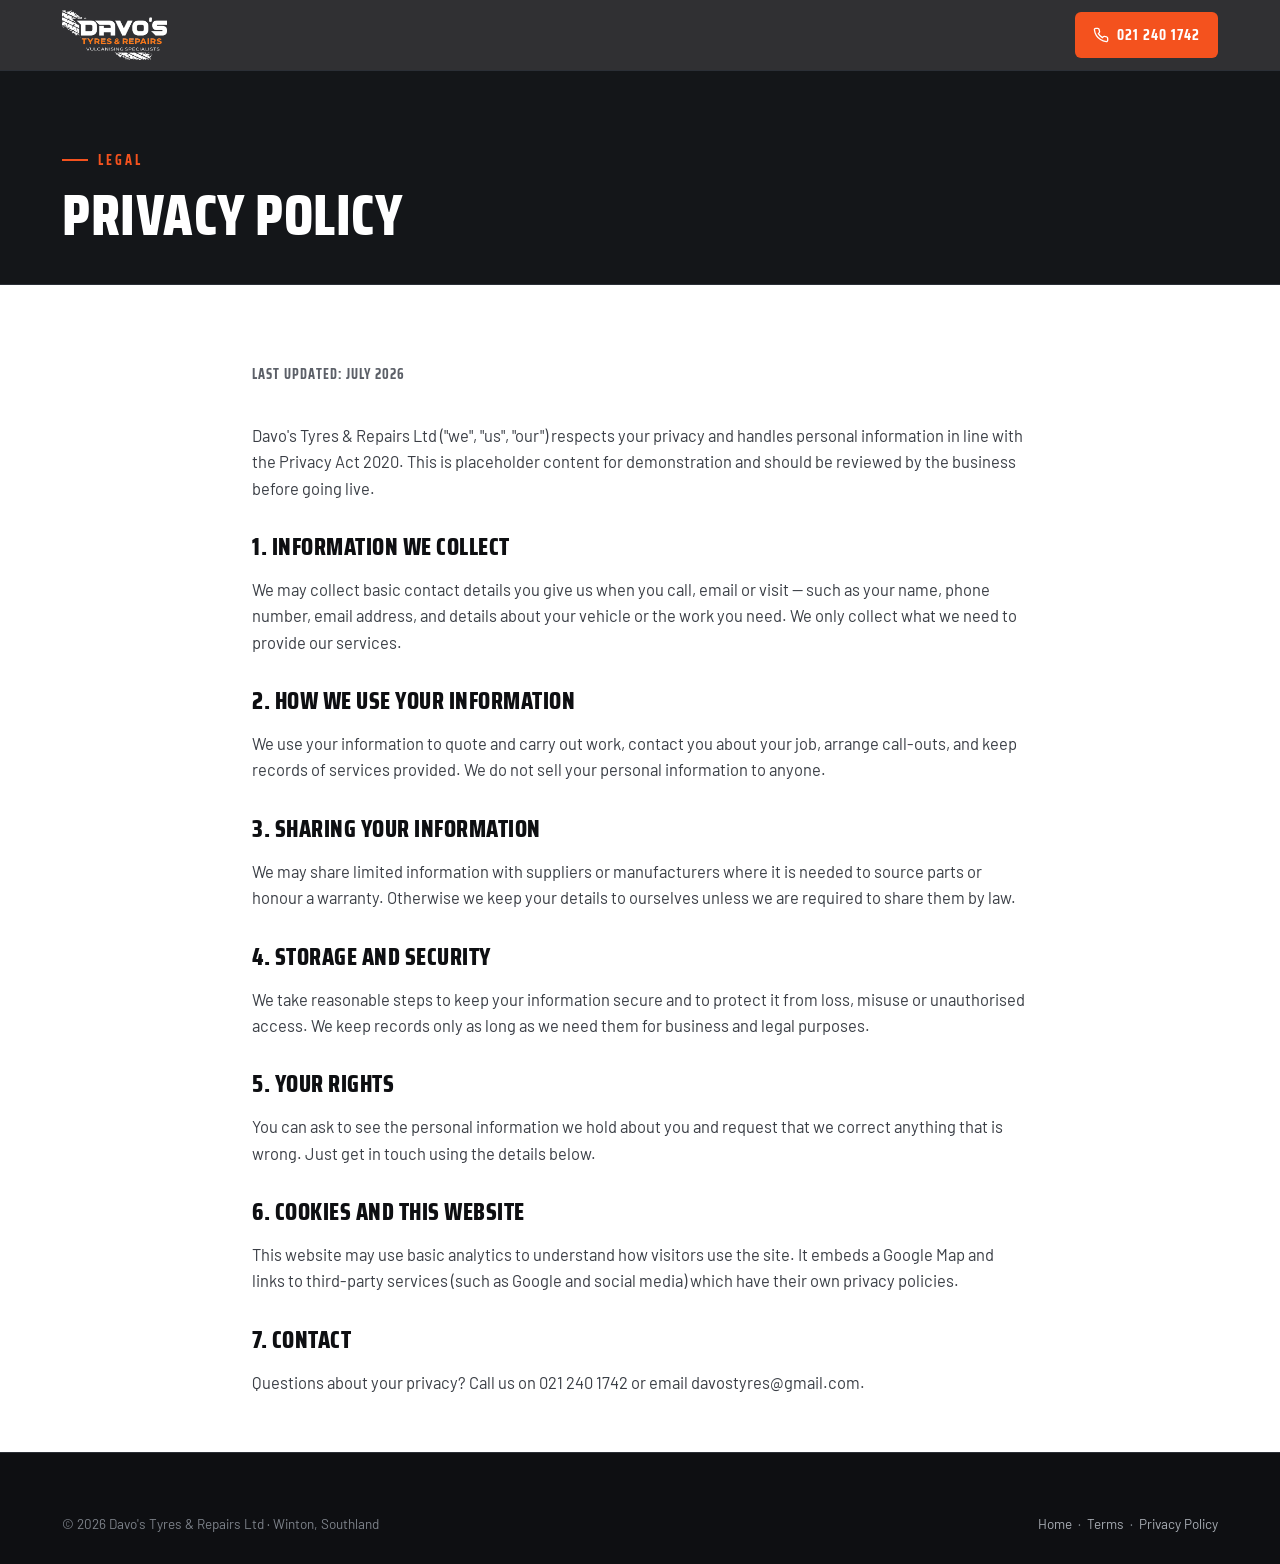
<file: privacy.html>
<!DOCTYPE html>
<html lang="en-NZ">
<head>
<meta charset="UTF-8">
<meta name="viewport" content="width=device-width, initial-scale=1">
<title>Privacy Policy | Davo's Tyres &amp; Repairs Ltd, Winton</title>
<meta name="description" content="Privacy policy for Davo's Tyres &amp; Repairs Ltd, Winton.">
<link rel="icon" href="data:image/svg+xml,%3Csvg xmlns='http://www.w3.org/2000/svg' viewBox='0 0 100 100'%3E%3Crect width='100' height='100' rx='18' fill='%23f4521e'/%3E%3Ccircle cx='50' cy='50' r='30' fill='none' stroke='white' stroke-width='9'/%3E%3Ccircle cx='50' cy='50' r='9' fill='white'/%3E%3C/svg%3E">
<link rel="preconnect" href="https://fonts.googleapis.com">
<link rel="preconnect" href="https://fonts.gstatic.com" crossorigin>
<link href="https://fonts.googleapis.com/css2?family=Saira+Condensed:wght@600;700;800&family=Barlow:wght@400;500;600;700&display=swap" rel="stylesheet">
<link rel="stylesheet" href="styles.css">
</head>
<body>

<header class="nav">
  <div class="wrap nav-inner">
    <a class="brand" href="index.html">
      <img class="brand-logo" src="img/logo-colour.png" alt="Davo's Tyres &amp; Repairs">
    </a>
    <div class="nav-cta">
      <a class="nav-call" href="tel:0212401742"><svg viewBox="0 0 24 24" fill="none" stroke="currentColor" stroke-width="2"><path d="M22 16.9v3a2 2 0 0 1-2.2 2 19.8 19.8 0 0 1-8.6-3.1 19.5 19.5 0 0 1-6-6 19.8 19.8 0 0 1-3.1-8.7A2 2 0 0 1 4.1 2h3a2 2 0 0 1 2 1.7c.1 1 .4 1.9.7 2.8a2 2 0 0 1-.5 2.1L8.1 9.9a16 16 0 0 0 6 6l1.3-1.3a2 2 0 0 1 2.1-.4c.9.3 1.8.6 2.8.7a2 2 0 0 1 1.7 2Z"/></svg><span>021 240 1742</span></a>
    </div>
  </div>
</header>

<section class="page-hero">
  <div class="wrap">
    <span class="eyebrow">Legal</span>
    <h1>Privacy Policy</h1>
  </div>
</section>

<main class="legal">
  <div class="wrap">
    <p class="updated">Last updated: July 2026</p>

    <p>Davo's Tyres &amp; Repairs Ltd ("we", "us", "our") respects your privacy and handles personal information in line with the Privacy Act 2020. This is placeholder content for demonstration and should be reviewed by the business before going live.</p>

    <h2>1. Information we collect</h2>
    <p>We may collect basic contact details you give us when you call, email or visit — such as your name, phone number, email address, and details about your vehicle or the work you need. We only collect what we need to provide our services.</p>

    <h2>2. How we use your information</h2>
    <p>We use your information to quote and carry out work, contact you about your job, arrange call-outs, and keep records of services provided. We do not sell your personal information to anyone.</p>

    <h2>3. Sharing your information</h2>
    <p>We may share limited information with suppliers or manufacturers where it is needed to source parts or honour a warranty. Otherwise we keep your details to ourselves unless we are required to share them by law.</p>

    <h2>4. Storage and security</h2>
    <p>We take reasonable steps to keep your information secure and to protect it from loss, misuse or unauthorised access. We keep records only as long as we need them for business and legal purposes.</p>

    <h2>5. Your rights</h2>
    <p>You can ask to see the personal information we hold about you and request that we correct anything that is wrong. Just get in touch using the details below.</p>

    <h2>6. Cookies and this website</h2>
    <p>This website may use basic analytics to understand how visitors use the site. It embeds a Google Map and links to third-party services (such as Google and social media) which have their own privacy policies.</p>

    <h2>7. Contact</h2>
    <p>Questions about your privacy? Call us on <a href="tel:0212401742">021 240 1742</a> or email <a href="#" data-gmail data-user="davostyres" data-domain="gmail.com" data-su="Privacy%20enquiry">davostyres@gmail.com</a>.</p>
  </div>
</main>

<footer class="footer">
  <div class="wrap">
    <div class="foot-bottom" style="border-top:none;padding-top:0">
      <span>© 2026 Davo's Tyres &amp; Repairs Ltd · Winton, Southland</span>
      <span><a href="index.html">Home</a> &nbsp;·&nbsp; <a href="terms.html">Terms</a> &nbsp;·&nbsp; <a href="privacy.html">Privacy Policy</a></span>
    </div>
  </div>
</footer>

<script src="script.js"></script>
</body>
</html>
</file>
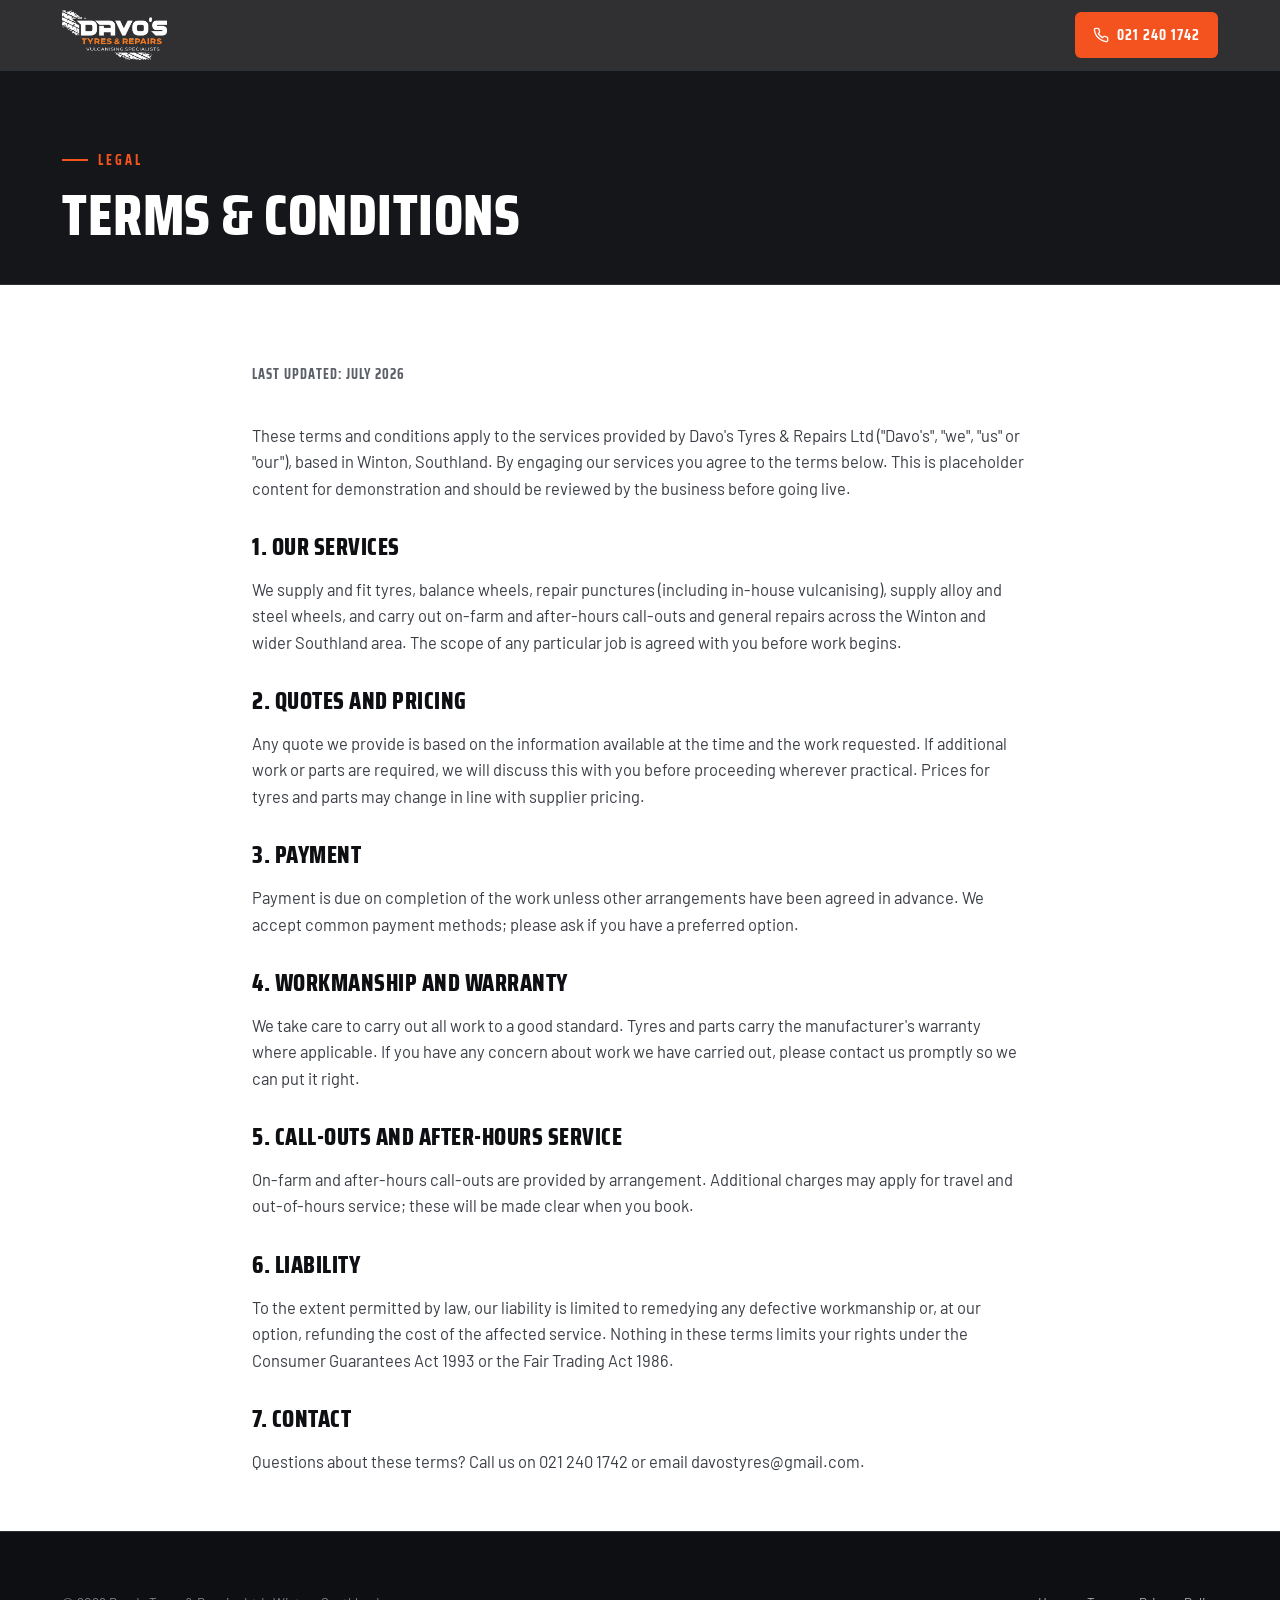
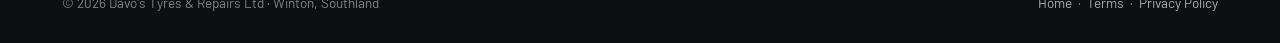
<file: terms.html>
<!DOCTYPE html>
<html lang="en-NZ">
<head>
<meta charset="UTF-8">
<meta name="viewport" content="width=device-width, initial-scale=1">
<title>Terms &amp; Conditions | Davo's Tyres &amp; Repairs Ltd, Winton</title>
<meta name="description" content="Terms and conditions for Davo's Tyres &amp; Repairs Ltd, Winton.">
<link rel="icon" href="data:image/svg+xml,%3Csvg xmlns='http://www.w3.org/2000/svg' viewBox='0 0 100 100'%3E%3Crect width='100' height='100' rx='18' fill='%23f4521e'/%3E%3Ccircle cx='50' cy='50' r='30' fill='none' stroke='white' stroke-width='9'/%3E%3Ccircle cx='50' cy='50' r='9' fill='white'/%3E%3C/svg%3E">
<link rel="preconnect" href="https://fonts.googleapis.com">
<link rel="preconnect" href="https://fonts.gstatic.com" crossorigin>
<link href="https://fonts.googleapis.com/css2?family=Saira+Condensed:wght@600;700;800&family=Barlow:wght@400;500;600;700&display=swap" rel="stylesheet">
<link rel="stylesheet" href="styles.css">
</head>
<body>

<header class="nav">
  <div class="wrap nav-inner">
    <a class="brand" href="index.html">
      <img class="brand-logo" src="img/logo-colour.png" alt="Davo's Tyres &amp; Repairs">
    </a>
    <div class="nav-cta">
      <a class="nav-call" href="tel:0212401742"><svg viewBox="0 0 24 24" fill="none" stroke="currentColor" stroke-width="2"><path d="M22 16.9v3a2 2 0 0 1-2.2 2 19.8 19.8 0 0 1-8.6-3.1 19.5 19.5 0 0 1-6-6 19.8 19.8 0 0 1-3.1-8.7A2 2 0 0 1 4.1 2h3a2 2 0 0 1 2 1.7c.1 1 .4 1.9.7 2.8a2 2 0 0 1-.5 2.1L8.1 9.9a16 16 0 0 0 6 6l1.3-1.3a2 2 0 0 1 2.1-.4c.9.3 1.8.6 2.8.7a2 2 0 0 1 1.7 2Z"/></svg><span>021 240 1742</span></a>
    </div>
  </div>
</header>

<section class="page-hero">
  <div class="wrap">
    <span class="eyebrow">Legal</span>
    <h1>Terms &amp; Conditions</h1>
  </div>
</section>

<main class="legal">
  <div class="wrap">
    <p class="updated">Last updated: July 2026</p>

    <p>These terms and conditions apply to the services provided by Davo's Tyres &amp; Repairs Ltd ("Davo's", "we", "us" or "our"), based in Winton, Southland. By engaging our services you agree to the terms below. This is placeholder content for demonstration and should be reviewed by the business before going live.</p>

    <h2>1. Our services</h2>
    <p>We supply and fit tyres, balance wheels, repair punctures (including in-house vulcanising), supply alloy and steel wheels, and carry out on-farm and after-hours call-outs and general repairs across the Winton and wider Southland area. The scope of any particular job is agreed with you before work begins.</p>

    <h2>2. Quotes and pricing</h2>
    <p>Any quote we provide is based on the information available at the time and the work requested. If additional work or parts are required, we will discuss this with you before proceeding wherever practical. Prices for tyres and parts may change in line with supplier pricing.</p>

    <h2>3. Payment</h2>
    <p>Payment is due on completion of the work unless other arrangements have been agreed in advance. We accept common payment methods; please ask if you have a preferred option.</p>

    <h2>4. Workmanship and warranty</h2>
    <p>We take care to carry out all work to a good standard. Tyres and parts carry the manufacturer's warranty where applicable. If you have any concern about work we have carried out, please contact us promptly so we can put it right.</p>

    <h2>5. Call-outs and after-hours service</h2>
    <p>On-farm and after-hours call-outs are provided by arrangement. Additional charges may apply for travel and out-of-hours service; these will be made clear when you book.</p>

    <h2>6. Liability</h2>
    <p>To the extent permitted by law, our liability is limited to remedying any defective workmanship or, at our option, refunding the cost of the affected service. Nothing in these terms limits your rights under the Consumer Guarantees Act 1993 or the Fair Trading Act 1986.</p>

    <h2>7. Contact</h2>
    <p>Questions about these terms? Call us on <a href="tel:0212401742">021 240 1742</a> or email <a href="#" data-gmail data-user="davostyres" data-domain="gmail.com" data-su="Terms%20enquiry">davostyres@gmail.com</a>.</p>
  </div>
</main>

<footer class="footer">
  <div class="wrap">
    <div class="foot-bottom" style="border-top:none;padding-top:0">
      <span>© 2026 Davo's Tyres &amp; Repairs Ltd · Winton, Southland</span>
      <span><a href="index.html">Home</a> &nbsp;·&nbsp; <a href="terms.html">Terms</a> &nbsp;·&nbsp; <a href="privacy.html">Privacy Policy</a></span>
    </div>
  </div>
</footer>

<script src="script.js"></script>
</body>
</html>
</file>
<file: styles.css>
/* ============================================================
   Davo's Tyres & Repairs Ltd — Winton
   Archetype: Industrial | Fonts: Saira Condensed / Barlow
   ============================================================ */

:root{
  --ink:#0e0f12;          /* near-black anchor */
  --panel:#141619;        /* dark section */
  --panel-2:#1b1e23;      /* raised dark card */
  --bone:#f4f2ee;         /* light band */
  --paper:#ffffff;        /* light band alt */
  --line:#2b2f36;         /* dark hairline */
  --line-l:#e4e0d8;       /* light hairline */
  --text:#e9eaec;         /* light text on dark */
  --muted:#a0a5ad;        /* muted on dark */
  --ink-2:#2a2d33;        /* body text on light */
  --ink-muted:#5c6068;    /* muted on light */
  --accent:#f4521e;       /* safety orange */
  --accent-2:#ff6a33;
  --radius:6px;
  --radius-lg:10px;
  --shadow:0 18px 50px -20px rgba(0,0,0,.55);
  --maxw:1200px;
}

*{box-sizing:border-box}
html{scroll-behavior:smooth}
img{image-orientation:from-image}
body{
  margin:0;
  font-family:"Barlow",system-ui,-apple-system,Segoe UI,Roboto,sans-serif;
  color:var(--ink-2);
  background:var(--paper);
  font-size:17px;
  line-height:1.6;
  -webkit-font-smoothing:antialiased;
  overflow-x:hidden;
}
h1,h2,h3,h4,.display{
  font-family:"Saira Condensed","Barlow",sans-serif;
  font-weight:800;
  line-height:1.02;
  letter-spacing:.5px;
  text-transform:uppercase;
  margin:0;
}
a{color:inherit;text-decoration:none}
img{max-width:100%;display:block}
.wrap{width:100%;max-width:var(--maxw);margin:0 auto;padding:0 22px}
.eyebrow{
  font-family:"Saira Condensed",sans-serif;
  text-transform:uppercase;
  letter-spacing:3px;
  font-weight:700;
  font-size:14px;
  color:var(--accent);
  display:inline-flex;align-items:center;gap:10px;
}
.eyebrow::before{content:"";width:26px;height:2px;background:var(--accent);display:inline-block}
.section{padding:88px 0}
.section h2{font-size:clamp(30px,5.2vw,52px)}
.lead{font-size:18px;color:var(--ink-muted);max-width:56ch}
.band-bone{background:var(--bone)}
.band-dark{background:var(--panel);color:var(--text)}
.band-dark .lead{color:var(--muted)}

/* buttons */
.btn{
  display:inline-flex;align-items:center;gap:9px;justify-content:center;
  font-family:"Saira Condensed",sans-serif;font-weight:700;text-transform:uppercase;
  letter-spacing:1.4px;font-size:16px;
  padding:15px 26px;border-radius:var(--radius);
  border:2px solid transparent;cursor:pointer;transition:.2s ease;
  min-height:48px;line-height:1;
}
.btn svg{width:18px;height:18px}
.btn-primary{background:var(--accent);color:#fff}
.btn-primary:hover{background:var(--accent-2);transform:translateY(-2px)}
.btn-ghost{background:transparent;color:#fff;border-color:rgba(255,255,255,.4)}
.btn-ghost:hover{border-color:#fff;background:rgba(255,255,255,.08)}
.btn-dark{background:var(--ink);color:#fff}
.btn-dark:hover{background:#000;transform:translateY(-2px)}
.btn-outline{background:transparent;color:var(--ink);border-color:var(--ink)}
.btn-outline:hover{background:var(--ink);color:#fff}

/* ---------- NAV ---------- */
.nav{
  position:sticky;top:0;z-index:60;
  background:rgba(14,15,18,.86);backdrop-filter:blur(12px);
  border-bottom:1px solid var(--line);
}
.nav-inner{display:flex;align-items:center;justify-content:space-between;height:70px}
.brand{display:flex;align-items:center;gap:12px;color:#fff}
.brand .mark{
  width:40px;height:40px;border-radius:6px;background:var(--accent);
  display:grid;place-items:center;color:#fff;flex:0 0 auto;
}
.brand .mark svg{width:24px;height:24px}
.brand b{font-family:"Saira Condensed",sans-serif;font-weight:800;font-size:22px;text-transform:uppercase;letter-spacing:.5px;line-height:1}
.brand span{display:block;font-size:11px;letter-spacing:2px;color:var(--muted);text-transform:uppercase;font-family:"Saira Condensed",sans-serif}
.nav-links{display:flex;align-items:center;gap:26px}
.nav-links a{color:#d7d9dd;font-weight:600;font-size:15px;letter-spacing:.3px;transition:.15s}
.nav-links a:hover{color:#fff}
.nav-cta{display:flex;align-items:center;gap:12px}
.nav-call{
  display:inline-flex;align-items:center;gap:8px;color:#fff;font-family:"Saira Condensed",sans-serif;
  font-weight:700;letter-spacing:1px;background:var(--accent);padding:11px 18px;border-radius:6px;
  text-transform:uppercase;font-size:15px;min-height:44px;
}
.nav-call svg{width:16px;height:16px}
.hamburger{display:none;background:none;border:1px solid var(--line);border-radius:6px;width:46px;height:46px;color:#fff;cursor:pointer}
.hamburger svg{width:24px;height:24px;margin:auto}

/* ---------- HERO ---------- */
.hero{position:relative;min-height:92vh;display:flex;align-items:flex-end;background:var(--ink);overflow:hidden}
.hero-slides{position:absolute;inset:0;z-index:0}
.hero-slide{position:absolute;inset:0;opacity:0;transition:opacity 1.4s ease;background-size:cover;background-position:center;filter:saturate(.85) contrast(1.05)}
.hero-slide.active{opacity:1}
.hero-slide.port{display:none}
@media(max-width:640px){.hero-slide.land{display:none}.hero-slide.port{display:block}}
.hero-scrim{position:absolute;inset:0;z-index:1;background:linear-gradient(180deg,rgba(14,15,18,.55) 0%,rgba(14,15,18,.5) 40%,rgba(14,15,18,.9) 100%)}
.hero-inner{position:relative;z-index:2;padding:120px 0 64px;color:#fff}
.hero h1{font-size:clamp(40px,8.5vw,86px);max-width:16ch;text-shadow:0 2px 30px rgba(0,0,0,.4)}
.hero .sub{font-size:clamp(17px,2.4vw,21px);color:#e4e6ea;max-width:52ch;margin:22px 0 30px}
.hero-ctas{display:flex;flex-wrap:wrap;gap:14px}
.hero-badge{
  margin-top:26px;display:inline-flex;align-items:center;gap:14px;
  background:rgba(255,255,255,.09);backdrop-filter:blur(8px);
  border:1px solid rgba(255,255,255,.22);border-radius:8px;padding:12px 18px;
}
.hero-badge .stars{color:#ffc043;letter-spacing:2px;font-size:16px}
.hero-badge .txt{font-size:14px;color:#eef0f3;line-height:1.3}
.hero-badge b{font-family:"Saira Condensed",sans-serif;font-size:19px;letter-spacing:.5px}

/* ---------- TRUST STRIP ---------- */
.trust{background:var(--ink);border-top:1px solid var(--line);color:#fff}
.trust-grid{display:grid;grid-template-columns:repeat(3,1fr);gap:0}
.trust-item{display:flex;gap:16px;align-items:flex-start;padding:30px 26px;border-right:1px solid var(--line)}
.trust-item:last-child{border-right:none}
.trust-item .ico{flex:0 0 auto;width:46px;height:46px;border-radius:8px;background:rgba(244,82,30,.14);color:var(--accent);display:grid;place-items:center}
.trust-item .ico svg{width:24px;height:24px}
.trust-item h4{font-size:19px;letter-spacing:.6px;margin-bottom:4px}
.trust-item p{margin:0;font-size:15px;color:var(--muted);line-height:1.45}

/* ---------- SERVICES ---------- */
.head-row{display:flex;justify-content:space-between;align-items:flex-end;gap:24px;flex-wrap:wrap;margin-bottom:42px}
.head-row .lead{margin:14px 0 0}
.svc-grid{display:grid;grid-template-columns:repeat(3,1fr);gap:24px}
.svc-card.w2{grid-column:span 2}
.svc-card.w2 .svc-media{aspect-ratio:10/3.1}
.svc-card{
  background:var(--paper);border:1px solid var(--line-l);border-radius:var(--radius-lg);
  overflow:hidden;transition:.25s ease;display:flex;flex-direction:column;
}
.svc-card:hover{transform:translateY(-5px);box-shadow:var(--shadow);border-color:#d5d0c6}
.svc-media{position:relative;aspect-ratio:16/10;overflow:hidden}
.svc-media img{width:100%;height:100%;object-fit:cover;filter:saturate(.85) contrast(1.05);transition:.4s ease}
.svc-card:hover .svc-media img{transform:scale(1.06)}
.svc-num{position:absolute;top:12px;left:12px;background:var(--ink);color:#fff;font-family:"Saira Condensed",sans-serif;font-weight:800;font-size:14px;padding:5px 11px;border-radius:5px;letter-spacing:1px;z-index:2}
.svc-media.product{background:#fff}
.svc-media.product img{object-fit:contain;padding:14px;filter:none;transition:transform .4s ease}
.svc-media.placeholder{background:radial-gradient(120% 120% at 30% 20%,#20242b,#141619);display:grid;place-items:center}
.svc-media.placeholder .ph-ico{width:66px;height:66px;color:var(--accent);opacity:.8}
.svc-body{padding:22px 22px 26px}
.svc-body h3{font-size:23px;letter-spacing:.6px;margin-bottom:8px}
.svc-body p{margin:0;font-size:15.5px;color:var(--ink-muted)}

/* ---------- ABOUT ---------- */
.about-head{max-width:760px;margin-bottom:44px}
.about-grid{display:grid;grid-template-columns:1.55fr 1fr;gap:48px;align-items:start}
.about-grid p:first-child{margin-top:0}
.about-media{position:relative}
.about-media img{width:100%;height:auto;display:block;border-radius:var(--radius-lg);filter:saturate(.85) contrast(1.05)}
.do-it-all{font-family:"Saira Condensed",sans-serif;font-weight:800;font-size:clamp(26px,3vw,34px);letter-spacing:.5px;color:var(--accent);margin:6px 0 24px;text-transform:uppercase}
.about-tag{position:absolute;bottom:-18px;right:-14px;background:var(--accent);color:#fff;padding:16px 22px;border-radius:8px;box-shadow:var(--shadow)}
.about-tag b{font-family:"Saira Condensed",sans-serif;font-size:30px;display:block;line-height:1}
.about-tag span{font-size:12px;letter-spacing:2px;text-transform:uppercase}
.about p{margin:18px 0}
.checklist{list-style:none;padding:0;margin:24px 0 30px;display:grid;gap:14px}
.checklist li{display:flex;gap:13px;align-items:flex-start;font-weight:600;color:#20242a}
.checklist .tick{flex:0 0 auto;width:26px;height:26px;border-radius:50%;background:var(--accent);color:#fff;display:grid;place-items:center}
.checklist .tick svg{width:15px;height:15px}

/* ---------- CREW ---------- */
.crew-grid{display:grid;grid-template-columns:repeat(3,1fr);gap:22px}
.crew-card{background:var(--panel-2);border:1px solid var(--line);border-radius:var(--radius-lg);padding:30px 26px;text-align:center}
.avatar{width:80px;height:80px;border-radius:50%;margin:0 auto 18px;background:var(--ink);border:2px solid var(--accent);display:grid;place-items:center;color:#fff;font-family:"Saira Condensed",sans-serif;font-weight:800;font-size:28px;letter-spacing:1px}
.avatar svg{width:34px;height:34px;color:var(--accent)}
.crew-card h3{font-size:22px;color:#fff;letter-spacing:.6px}
.crew-card .role{color:var(--accent);font-family:"Saira Condensed",sans-serif;font-weight:700;letter-spacing:1.5px;text-transform:uppercase;font-size:13px;margin:6px 0 12px}
.crew-card p{margin:0;color:var(--muted);font-size:15px}

/* ---------- REVIEWS ---------- */
.rev-grid{display:grid;grid-template-columns:repeat(3,1fr);gap:22px}
.rev-card{background:var(--paper);border:1px solid var(--line-l);border-radius:var(--radius-lg);padding:26px 24px;display:flex;flex-direction:column;gap:12px}
.rev-stars{color:#f5a623;letter-spacing:2px;font-size:17px}
.rev-text{font-size:16px;color:#2a2d33;line-height:1.55;flex:1}
.rev-meta{display:flex;align-items:center;gap:12px;border-top:1px solid var(--line-l);padding-top:14px}
.rev-ava{width:42px;height:42px;border-radius:50%;background:var(--ink);color:#fff;display:grid;place-items:center;font-family:"Saira Condensed",sans-serif;font-weight:800;font-size:16px}
.rev-name{font-weight:700;color:#1a1d22;font-size:15px;line-height:1.2}
.rev-name span{display:block;font-weight:500;color:var(--ink-muted);font-size:13px}
.rev-actions{display:flex;gap:14px;flex-wrap:wrap;justify-content:center;margin-top:36px}
.rev-note{text-align:center;color:var(--ink-muted);font-size:13.5px;margin:14px 0 0;letter-spacing:.3px}
.badge-example{display:inline-block;background:rgba(244,82,30,.12);color:var(--accent);font-family:"Saira Condensed",sans-serif;font-weight:700;letter-spacing:2px;text-transform:uppercase;font-size:12px;padding:5px 12px;border-radius:20px;margin-bottom:12px}

/* ---------- REVIEW BANNER ---------- */
.rev-banner{background:linear-gradient(120deg,#17191d,#0e0f12);color:#fff;text-align:center}
.rev-banner h2{font-size:clamp(28px,4.5vw,46px);margin-bottom:14px}
.rev-banner p{color:var(--muted);max-width:52ch;margin:0 auto 28px;font-size:17px}

/* ---------- CONTACT ---------- */
.contact{background:var(--panel);color:#fff}
.contact-grid{display:grid;grid-template-columns:1fr 1fr;gap:52px;align-items:start}
.info-row{display:flex;gap:16px;align-items:flex-start;padding:16px 0;border-bottom:1px solid var(--line)}
.info-row .ico{flex:0 0 auto;width:44px;height:44px;border-radius:8px;background:rgba(244,82,30,.14);color:var(--accent);display:grid;place-items:center}
.info-row .ico svg{width:22px;height:22px}
.info-row h4{font-size:14px;letter-spacing:2px;color:var(--muted);margin-bottom:3px;font-family:"Saira Condensed",sans-serif;font-weight:700}
.info-row p,.info-row a{margin:0;font-size:17px;color:#f0f1f3;font-weight:600}
.info-row a:hover{color:var(--accent)}
.socials{display:flex;gap:12px;margin-top:24px}
.socials a{width:46px;height:46px;border-radius:8px;border:1px solid var(--line);display:grid;place-items:center;color:#d7d9dd;transition:.2s}
.socials a:hover{background:var(--accent);border-color:var(--accent);color:#fff;transform:translateY(-2px)}
.socials svg{width:22px;height:22px}
.contact-cta{background:var(--panel-2);border:1px solid var(--line);border-radius:var(--radius-lg);padding:34px}
.contact-cta h3{color:#fff;font-size:26px;margin-bottom:6px}
.contact-cta p{color:var(--muted);margin:0 0 22px;font-size:15.5px}
.contact-cta .btn{width:100%;margin-bottom:14px;font-size:17px;padding:17px}
.hours-box{margin-top:22px;border-top:1px solid var(--line);padding-top:18px}
.hours-box .hr{display:flex;justify-content:space-between;font-size:15px;padding:5px 0;color:#d7d9dd}
.hours-box .hr b{color:#fff;font-weight:600}

/* ---------- MAP ---------- */
.map-band{background:var(--panel)}
.map-wrap{width:100%;border-radius:var(--radius-lg);overflow:hidden;border:1px solid var(--line);line-height:0}
.map-wrap iframe{width:100%;height:420px;border:0;filter:grayscale(.25) contrast(1.05)}

/* ---------- FOOTER ---------- */
.footer{background:var(--ink);color:#c4c8ce;padding:60px 0 30px;border-top:1px solid var(--line)}
.foot-grid{display:grid;grid-template-columns:1.4fr 1fr 1fr;gap:36px;padding-bottom:36px;border-bottom:1px solid var(--line)}
.foot-brand .brand{margin-bottom:16px}
.foot-brand p{color:var(--muted);font-size:15px;max-width:38ch}
.foot-col h4{color:#fff;font-size:16px;letter-spacing:1.5px;margin-bottom:16px}
.foot-col a{display:block;color:#a8adb4;padding:6px 0;font-size:15px;transition:.15s}
.foot-col a:hover{color:var(--accent)}
.foot-socials{display:flex;gap:12px;margin-top:16px}
.foot-socials a{width:42px;height:42px;border-radius:8px;border:1px solid var(--line);display:grid;place-items:center;color:#c4c8ce;transition:.2s}
.foot-socials a:hover{background:var(--accent);border-color:var(--accent);color:#fff}
.foot-socials svg{width:20px;height:20px}
.foot-bottom{display:flex;justify-content:space-between;align-items:center;gap:16px;flex-wrap:wrap;padding-top:24px;font-size:13.5px;color:#7d828a}
.foot-bottom a{color:#a8adb4}
.foot-bottom a:hover{color:var(--accent)}

/* ---------- INTRO OVERLAY ---------- */
#intro{position:fixed;inset:0;z-index:200;background:var(--ink);display:grid;place-items:center;transition:opacity .7s ease,visibility .7s}
#intro.gone{opacity:0;visibility:hidden}
.intro-logo{text-align:center;color:#fff}
.intro-logo .mark{width:66px;height:66px;border-radius:10px;background:var(--accent);display:grid;place-items:center;margin:0 auto 16px;animation:spin 1.1s ease}
.intro-logo .mark svg{width:38px;height:38px;color:#fff}
.intro-logo b{font-family:"Saira Condensed",sans-serif;font-size:30px;letter-spacing:1px;text-transform:uppercase;display:block}
.intro-bar{width:120px;height:3px;background:#e4e0d8;border-radius:2px;margin:18px auto 0;overflow:hidden}
.intro-bar i{display:block;height:100%;width:0;background:var(--accent);animation:load 1.1s ease forwards}
@keyframes spin{from{transform:rotate(-160deg) scale(.6);opacity:0}to{transform:rotate(0) scale(1);opacity:1}}
@keyframes load{to{width:100%}}

/* reveal on scroll */
.reveal{opacity:0;transform:translateY(28px);transition:opacity .7s ease,transform .7s ease}
.reveal.in{opacity:1;transform:none}

/* legal pages */
.legal{padding:64px 0 40px}
.legal .wrap{max-width:820px}
.legal h1{font-size:clamp(34px,6vw,56px);margin-bottom:10px}
.legal .updated{color:var(--ink-muted);font-size:14px;letter-spacing:1px;text-transform:uppercase;margin-bottom:36px;font-family:"Saira Condensed",sans-serif;font-weight:700}
.legal h2{font-size:24px;margin:34px 0 12px;color:var(--ink)}
.legal p,.legal li{color:#3a3e45;font-size:16.5px}
.legal ul{padding-left:20px}
.page-hero{background:var(--panel);color:#fff;padding:70px 0 40px;border-bottom:1px solid var(--line)}
.page-hero .eyebrow{margin-bottom:14px}
.page-hero h1{font-size:clamp(34px,6vw,58px)}

/* ---------- RESPONSIVE ---------- */
@media(max-width:900px){
  .about-grid{grid-template-columns:1fr;gap:40px}
  .about-tag{right:14px}
  .svc-grid,.crew-grid,.rev-grid,.trust-grid{grid-template-columns:1fr 1fr}
  .svc-card.w2:last-child{grid-column:auto}
  .svc-card.w2:last-child .svc-media{aspect-ratio:16/10}
  .contact-grid{grid-template-columns:1fr;gap:36px}
  .foot-grid{grid-template-columns:1fr 1fr;gap:28px}
  .trust-item{border-right:none;border-bottom:1px solid var(--line)}
}
@media(max-width:640px){
  .section{padding:60px 0}
  .nav-links{display:none}
  .nav .nav-call span{display:none}
  .nav-call{padding:11px 14px}
  .hamburger{display:grid;place-items:center}
  .nav-links.open{
    display:flex;position:absolute;top:70px;left:0;right:0;flex-direction:column;
    background:var(--ink);border-bottom:1px solid var(--line);padding:14px 22px;gap:2px;
  }
  .nav-links.open a{padding:14px 4px;border-bottom:1px solid var(--line);width:100%}
  .svc-grid,.crew-grid,.rev-grid,.trust-grid,.foot-grid{grid-template-columns:1fr}
  .svc-card.w2{grid-column:auto}
  .svc-card.w2 .svc-media{aspect-ratio:16/10}
  .hero{min-height:88vh}
  .hero-inner{padding:100px 22px 48px}
  .hero-ctas .btn{flex:1 1 100%}
  .head-row{flex-direction:column;align-items:flex-start}
  .about-tag{right:auto;left:14px}
  .foot-bottom{flex-direction:column;align-items:flex-start}
  .map-wrap iframe{height:340px}
}
@media (prefers-reduced-motion:reduce){
  .hero-slide{transition:none}
  .reveal{transition:none;opacity:1;transform:none}
  #intro{display:none}
}

/* brand logo images */
.brand-logo{height:50px;width:auto;display:block}
.foot-brand .brand-logo{height:58px;display:inline-block}
.intro-logo-img{width:min(74vw,420px);height:auto;display:block;margin:0 auto 20px}

/* trust bullet list (3rd trust item) */
.trust-list{list-style:none;margin:6px 0 0;padding:0;display:grid;gap:5px}
.trust-list li{position:relative;padding-left:18px;font-size:14.5px;color:var(--muted);line-height:1.4}
.trust-list li::before{content:"";position:absolute;left:0;top:7px;width:7px;height:7px;background:var(--accent);border-radius:2px}

/* brands strip */
.brand-grid{display:grid;grid-template-columns:repeat(6,1fr);gap:14px}
.brand-tile{background:#fff;border-radius:8px;display:grid;place-items:center;padding:16px 20px;aspect-ratio:3/2;transition:.2s ease}
.brand-tile:hover{transform:translateY(-3px);box-shadow:var(--shadow)}
.brand-tile img{max-width:82%;max-height:46px;width:auto;height:auto;object-fit:contain;filter:none}
@media(max-width:900px){.brand-grid{grid-template-columns:repeat(3,1fr)}}
@media(max-width:560px){.brand-grid{grid-template-columns:repeat(2,1fr)}}

/* footer brands strip */
.foot-brands{padding:26px 0 4px;margin-top:8px}
.foot-brands-label{display:block;font-family:"Saira Condensed",sans-serif;font-weight:700;text-transform:uppercase;letter-spacing:2px;font-size:12px;color:var(--muted);margin-bottom:14px}
.foot-brands-row{display:flex;flex-wrap:wrap;gap:10px;align-items:center}
.foot-brands-row img{height:32px;width:auto;background:#fff;padding:5px 9px;border-radius:6px;object-fit:contain}

/* gallery — uniform grid */
.gallery{display:grid;grid-template-columns:repeat(4,1fr);grid-auto-rows:230px;grid-auto-flow:dense;gap:16px}
.gallery figure{margin:0;overflow:hidden;border-radius:var(--radius-lg);box-shadow:var(--shadow)}
.gallery figure.tall{grid-row:span 2}
.gallery figure.wide{grid-column:span 2}
.gallery img{width:100%;height:100%;display:block;object-fit:cover;transition:transform .5s ease,filter .4s ease}
.gallery figure:hover img{transform:scale(1.05)}
@media(max-width:900px){.gallery{grid-template-columns:repeat(2,1fr);grid-auto-rows:200px}}
@media(max-width:560px){.gallery{grid-template-columns:1fr;grid-auto-rows:auto}.gallery figure{aspect-ratio:4/3}.gallery figure.tall{grid-row:auto;aspect-ratio:3/4}.gallery figure.wide{grid-column:auto;aspect-ratio:16/9}}
</file>
